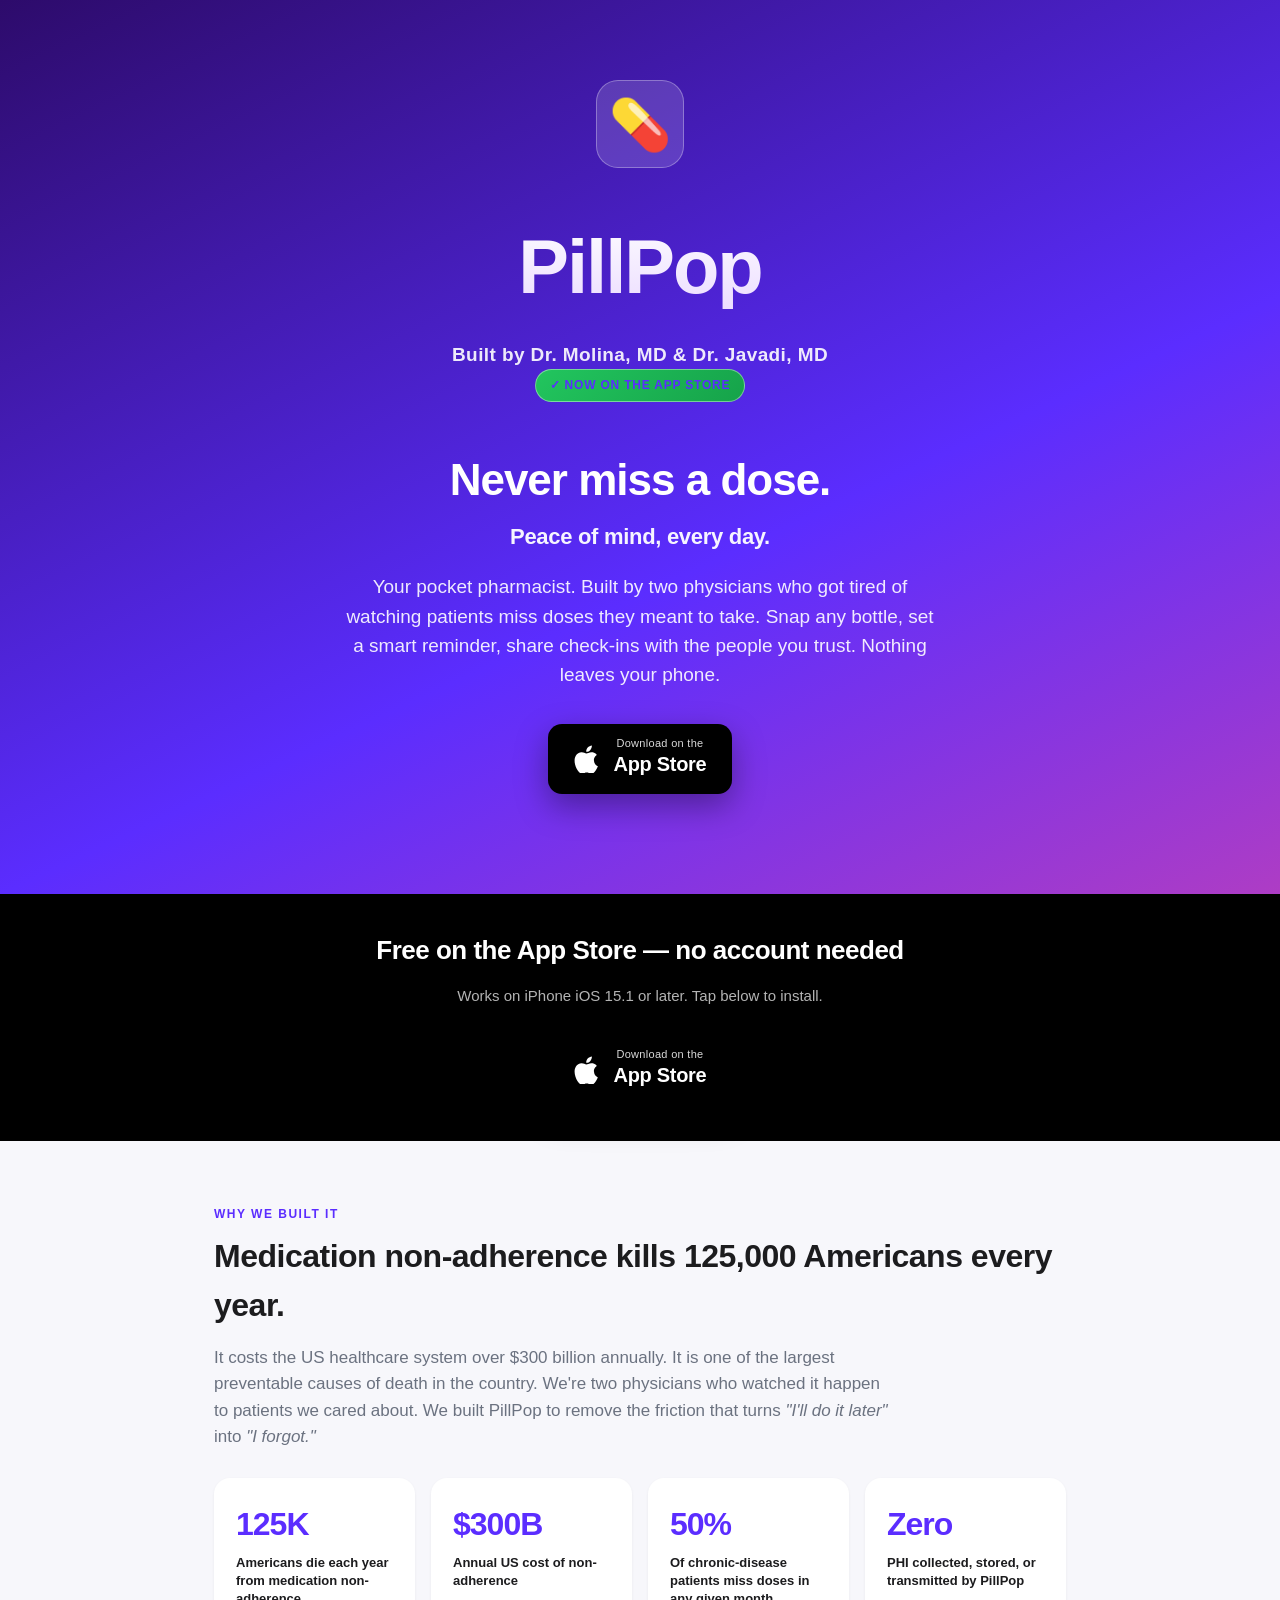
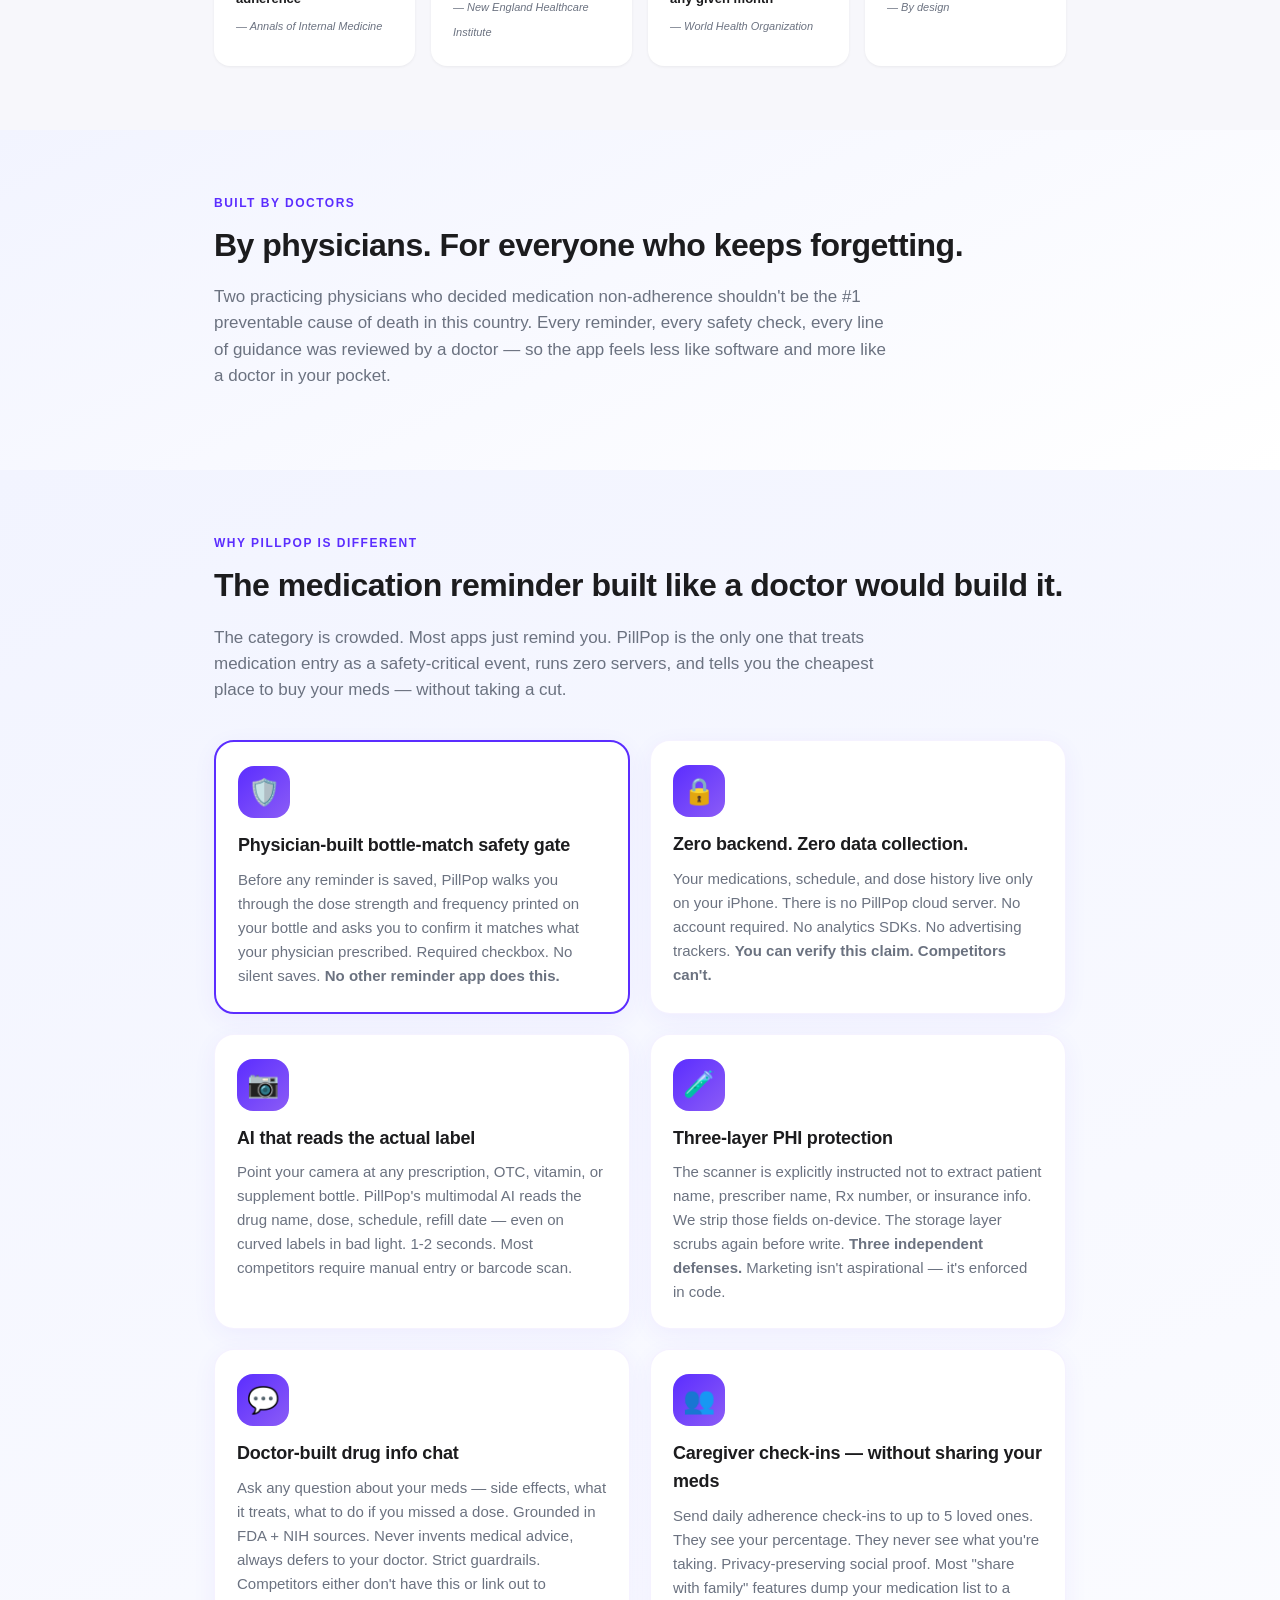
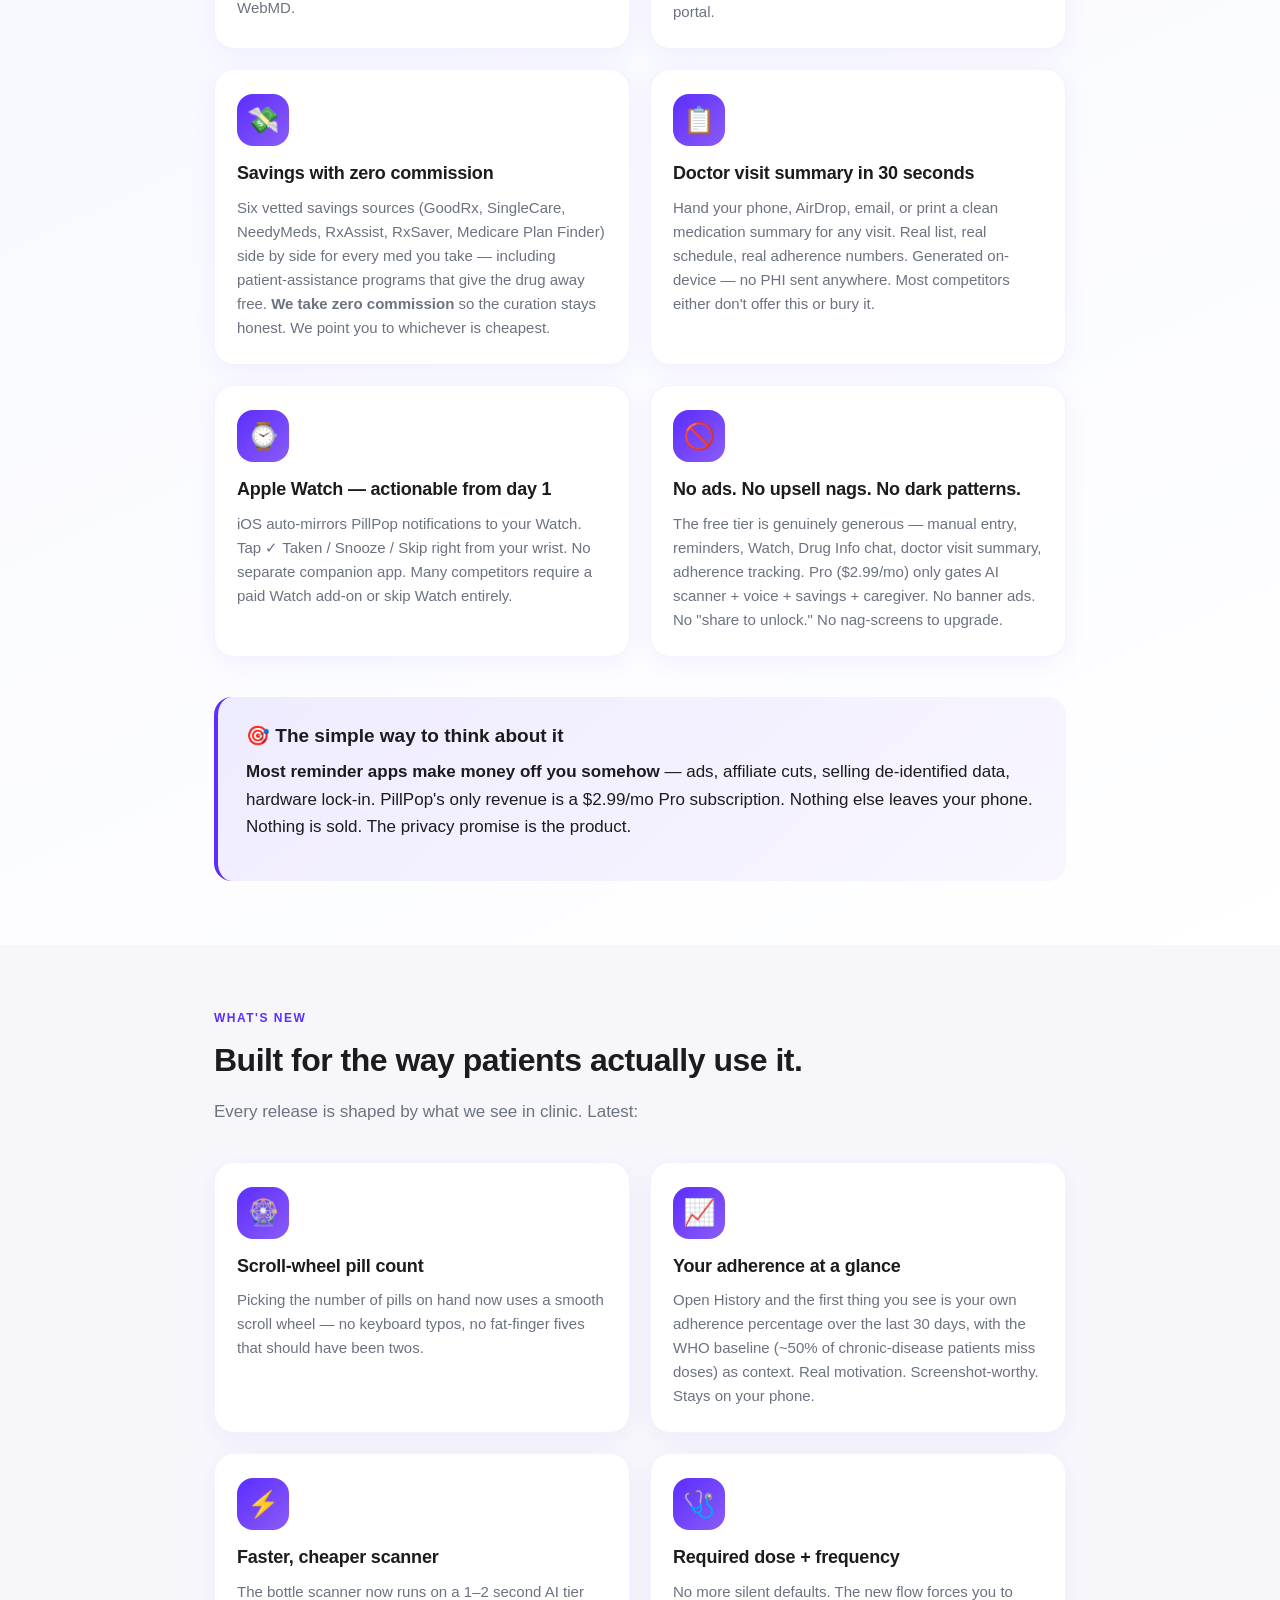
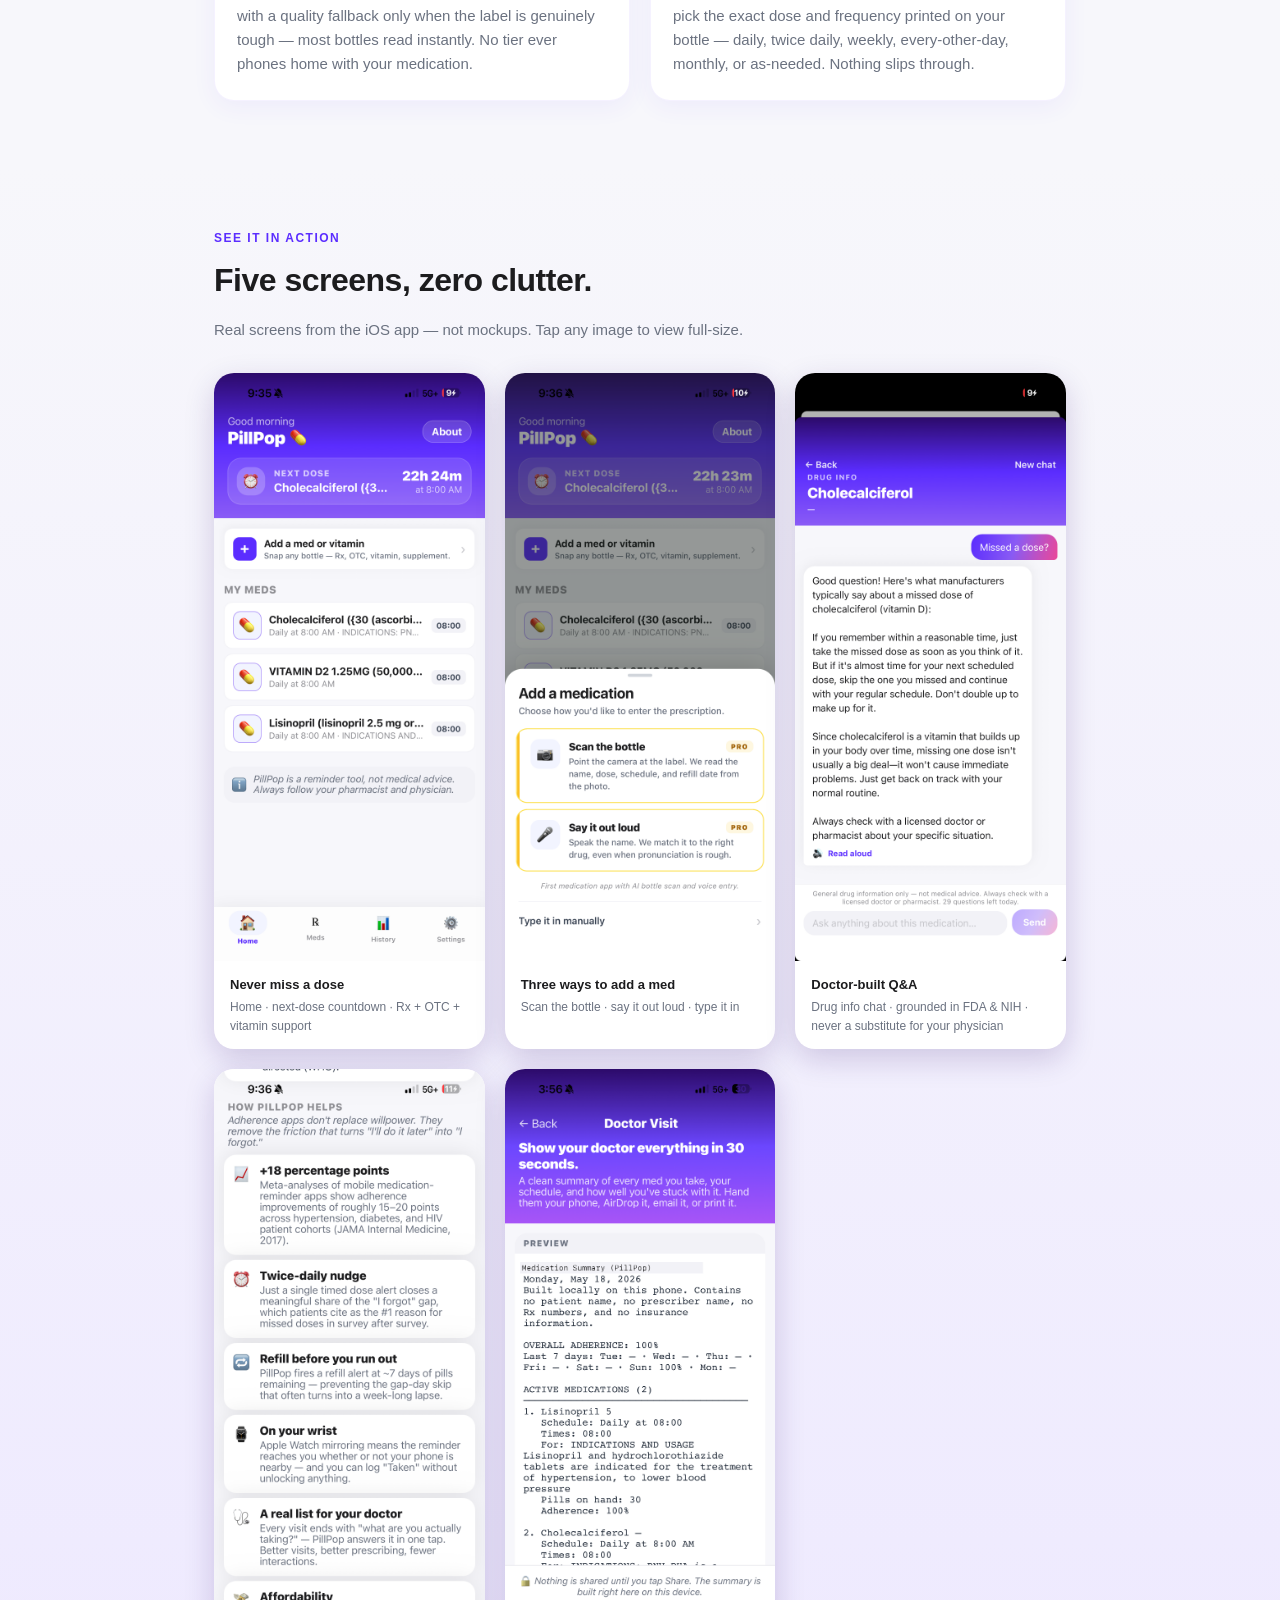
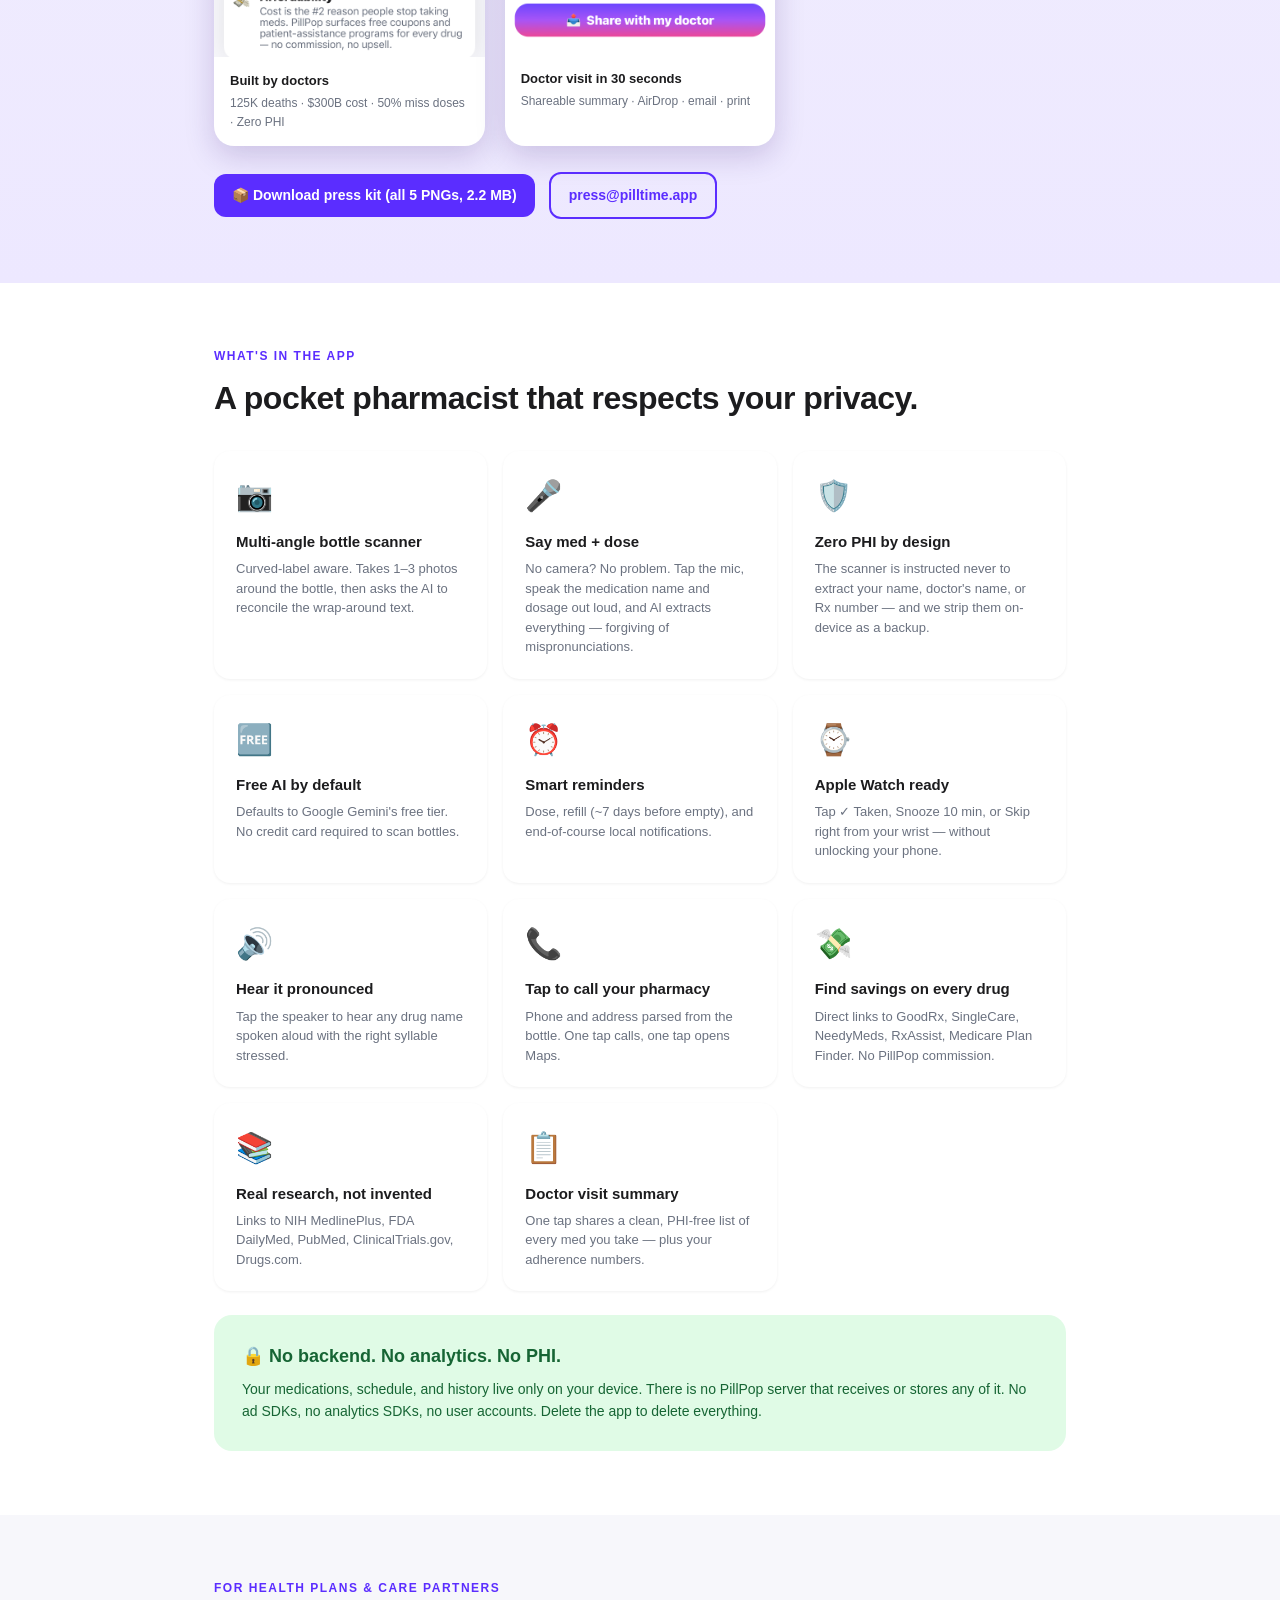
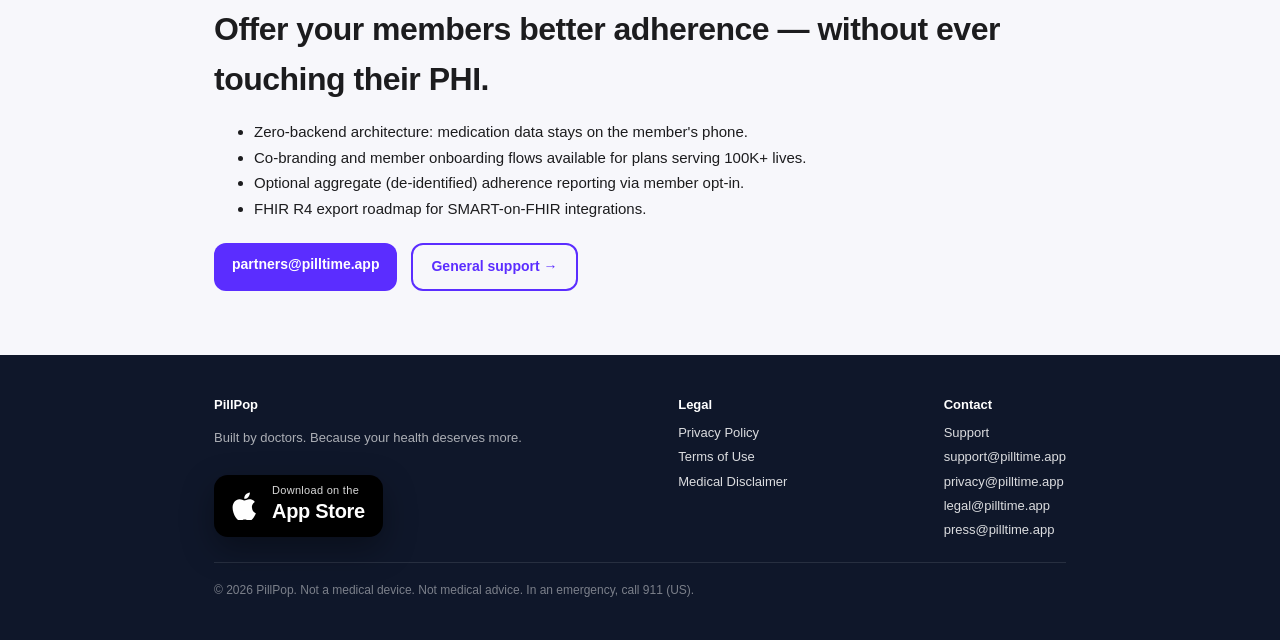
<file: index.html>
<!DOCTYPE html>
<html lang="en">
<head>
  <meta charset="UTF-8" />
  <meta name="viewport" content="width=device-width, initial-scale=1.0" />
  <title>PillPop — Never miss a dose. Peace of mind, every day.</title>
  <meta name="description" content="PillPop is a privacy-first medication reminder built by two physicians. Scan any bottle, get smart reminders, share check-ins with loved ones — all 100% private. Nothing leaves your phone." />
  <meta property="og:title" content="PillPop — your pocket pharmacist" />
  <meta property="og:description" content="Never miss a dose. Peace of mind, every day. Built by doctors. 100% private." />
  <meta property="og:type" content="website" />
  <meta property="og:url" content="https://pilltimeapp.com" />
  <link rel="canonical" href="https://pilltimeapp.com/" />
  <style>
    :root {
      --primary: #5B2DFF;
      --primary-dark: #2d0b6b;
      --primary-soft: #8B5CF6;
      --pink: #ec4899;
      --ink: #1c1c1e;
      --ink-soft: #6b7280;
      --bg: #f7f7fb;
      --card: #ffffff;
    }
    * { box-sizing: border-box; }
    html, body { margin: 0; padding: 0; }
    body {
      font-family: -apple-system, BlinkMacSystemFont, "Segoe UI", Roboto, "Helvetica Neue", Arial, sans-serif;
      color: var(--ink);
      background: var(--bg);
      line-height: 1.55;
      -webkit-font-smoothing: antialiased;
    }
    a { color: var(--primary); text-decoration: none; }
    a:hover { text-decoration: underline; }
    .container { max-width: 900px; margin: 0 auto; padding: 0 24px; }

    .hero {
      background: linear-gradient(155deg, var(--primary-dark) 0%, var(--primary) 60%, var(--pink) 130%);
      color: white;
      padding: 80px 0 100px;
      text-align: center;
    }
    .badge {
      display: inline-block;
      padding: 6px 14px;
      background: rgba(255,255,255,0.18);
      border: 1px solid rgba(255,255,255,0.3);
      border-radius: 999px;
      font-size: 12px;
      font-weight: 700;
      letter-spacing: 0.8px;
      text-transform: uppercase;
      margin-bottom: 22px;
    }
    .hero h1.brand-wordmark {
      font-size: 76px;
      font-weight: 900;
      margin: 14px 0 10px;
      letter-spacing: -2px;
      background: linear-gradient(180deg, #ffffff 0%, #e9d8ff 100%);
      -webkit-background-clip: text;
      background-clip: text;
      -webkit-text-fill-color: transparent;
    }
    .hero h2.hero-headline {
      font-size: 44px;
      font-weight: 900;
      margin: 22px 0 6px;
      letter-spacing: -1px;
      color: white;
    }
    .founder-credit {
      font-size: 15px;
      font-weight: 700;
      color: rgba(255,255,255,0.92);
      letter-spacing: 0.4px;
      margin: 0 0 16px;
      text-transform: none;
    }
    .badge-live {
      background: linear-gradient(135deg, #22c55e, #16a34a) !important;
      border: 1px solid rgba(255,255,255,0.4) !important;
      text-decoration: none !important;
      transition: transform 0.15s ease;
      cursor: pointer;
    }
    .badge-live:hover {
      transform: translateY(-1px);
      text-decoration: none !important;
    }
    /* Big "Download on the App Store" black pill — Apple-style CTA. */
    .appstore-btn {
      display: inline-flex; align-items: center; gap: 12px;
      background: #000; color: #fff !important;
      padding: 14px 26px; border-radius: 14px;
      text-decoration: none !important;
      font-weight: 700; font-size: 18px;
      box-shadow: 0 12px 32px rgba(0,0,0,0.35);
      transition: transform 0.15s ease, box-shadow 0.15s ease;
      margin-top: 6px;
    }
    .appstore-btn:hover { transform: translateY(-2px); box-shadow: 0 18px 40px rgba(0,0,0,0.45); }
    .appstore-btn svg { width: 28px; height: 28px; fill: #fff; flex-shrink: 0; }
    .appstore-btn .as-small { font-size: 11px; font-weight: 500; opacity: 0.85; display: block; line-height: 1; margin-bottom: 3px; letter-spacing: 0.3px; }
    .appstore-btn .as-big { font-size: 20px; font-weight: 700; line-height: 1; letter-spacing: -0.3px; }
    .appstore-row { display: flex; flex-wrap: wrap; gap: 14px; justify-content: center; margin-top: 28px; }
    .appstore-stripe {
      background: #000; color: #fff; padding: 36px 0; text-align: center;
    }
    .appstore-stripe h3 { color: #fff; margin: 0 0 14px; font-size: 26px; letter-spacing: -0.5px; }
    .appstore-stripe p { color: rgba(255,255,255,0.7); margin: 0 0 22px; font-size: 15px; }
    .pill-icon {
      display: inline-block;
      width: 88px; height: 88px;
      background: rgba(255,255,255,0.15);
      border: 1px solid rgba(255,255,255,0.3);
      border-radius: 22px;
      line-height: 88px;
      font-size: 50px;
      margin-bottom: 26px;
    }
    .hero p {
      font-size: 19px;
      max-width: 600px;
      margin: 14px auto 0;
      color: rgba(255,255,255,0.9);
    }
    .founders-section {
      background: linear-gradient(155deg, #f2f4ff 0%, #ffffff 100%);
    }
    .founders-grid {
      display: grid;
      grid-template-columns: repeat(2, 1fr);
      gap: 28px;
      margin-top: 36px;
    }
    @media (max-width: 720px) {
      .founders-grid { grid-template-columns: 1fr; }
    }
    .founder-card {
      background: var(--card);
      border-radius: 24px;
      padding: 28px 24px;
      box-shadow: 0 8px 32px rgba(91, 45, 255, 0.08);
      border: 1px solid rgba(91, 45, 255, 0.08);
    }
    .founder-bubble {
      width: 84px; height: 84px;
      background: linear-gradient(135deg, var(--primary-dark), var(--primary), var(--primary-soft));
      border-radius: 26px;
      padding: 3px;
      margin: 0 0 16px;
    }
    .founder-bubble div {
      background: white; border-radius: 23px;
      width: 100%; height: 100%;
      display: flex; align-items: center; justify-content: center;
      font-size: 36px;
    }
    .founder-name {
      font-size: 22px;
      font-weight: 900;
      margin: 0 0 4px;
      color: var(--ink);
      letter-spacing: -0.3px;
    }
    .founder-credentials {
      display: inline-block;
      font-size: 11px;
      font-weight: 800;
      letter-spacing: 1.2px;
      color: var(--primary);
      background: rgba(91, 45, 255, 0.08);
      padding: 3px 8px;
      border-radius: 6px;
      margin-bottom: 14px;
    }
    .founder-bio {
      font-size: 15.5px;
      color: var(--ink-soft);
      line-height: 1.65;
      margin: 0;
    }
    .hero-tag {
      font-size: 22px !important;
      font-weight: 800 !important;
      color: rgba(255, 255, 255, 0.95) !important;
      margin: 6px auto 18px !important;
      letter-spacing: -0.3px;
    }
    .features-grid {
      display: grid;
      grid-template-columns: repeat(2, 1fr);
      gap: 20px;
      margin-top: 36px;
    }
    @media (max-width: 720px) {
      .features-grid { grid-template-columns: 1fr; }
    }
    .feature-card {
      background: var(--card);
      border-radius: 20px;
      padding: 24px 22px;
      box-shadow: 0 6px 24px rgba(91, 45, 255, 0.06);
      border: 1px solid rgba(91, 45, 255, 0.06);
    }
    .feature-icon {
      width: 52px; height: 52px;
      border-radius: 16px;
      display: flex; align-items: center; justify-content: center;
      font-size: 26px;
      margin-bottom: 14px;
      color: white;
    }
    .feature-card h3 {
      font-size: 18px;
      font-weight: 800;
      margin: 0 0 8px;
      color: var(--ink);
      letter-spacing: -0.2px;
    }
    .feature-card p {
      font-size: 15px;
      line-height: 1.6;
      color: var(--ink-soft);
      margin: 0;
    }
    .comparison-callout {
      margin-top: 40px;
      padding: 24px 28px;
      background: linear-gradient(135deg, rgba(91,45,255,0.08), rgba(139,92,246,0.05));
      border-left: 4px solid var(--primary);
      border-radius: 18px;
    }
    .comparison-callout h3 {
      font-size: 19px;
      font-weight: 800;
      margin: 0 0 4px;
      color: var(--ink);
    }

    section { padding: 64px 0; }
    section h2 {
      font-size: 32px;
      font-weight: 800;
      margin: 0 0 12px;
      letter-spacing: -0.5px;
    }
    section .kicker {
      font-size: 12px;
      font-weight: 800;
      color: var(--primary);
      letter-spacing: 1.5px;
      text-transform: uppercase;
      margin-bottom: 8px;
    }

    .features {
      display: grid;
      grid-template-columns: repeat(auto-fit, minmax(260px, 1fr));
      gap: 16px;
      margin-top: 28px;
    }
    .feature {
      background: var(--card);
      border-radius: 16px;
      padding: 22px;
      box-shadow: 0 1px 3px rgba(0,0,0,0.06);
    }
    .feature .emoji { font-size: 30px; display: block; margin-bottom: 10px; }
    .feature h3 { font-size: 15px; margin: 0 0 6px; font-weight: 800; }
    .feature p { font-size: 13px; color: var(--ink-soft); margin: 0; line-height: 1.5; }

    .stats {
      display: grid;
      grid-template-columns: repeat(auto-fit, minmax(180px, 1fr));
      gap: 16px;
      margin-top: 28px;
    }
    .stat {
      background: var(--card);
      border-radius: 16px;
      padding: 22px;
      box-shadow: 0 1px 3px rgba(0,0,0,0.06);
    }
    .stat .num {
      font-size: 32px;
      font-weight: 900;
      color: var(--primary);
      letter-spacing: -1px;
      display: block;
    }
    .stat p { font-size: 13px; color: var(--ink); margin: 4px 0 4px; font-weight: 600; line-height: 1.4; }
    .stat small { font-size: 11px; color: var(--ink-soft); font-style: italic; }

    .privacy-block {
      background: #e0fbe6;
      border-radius: 18px;
      padding: 28px;
      margin-top: 24px;
    }
    .privacy-block h3 { margin: 0 0 8px; color: #166534; font-size: 18px; }
    .privacy-block p { margin: 0; color: #166534; font-size: 14px; }

    .links {
      display: flex;
      gap: 14px;
      flex-wrap: wrap;
      margin-top: 22px;
    }
    .links a {
      background: var(--primary);
      color: white;
      padding: 11px 18px;
      border-radius: 12px;
      font-weight: 700;
      font-size: 14px;
    }
    .links a:hover { text-decoration: none; opacity: 0.92; }
    .links a.secondary {
      background: transparent;
      color: var(--primary);
      border: 2px solid var(--primary);
    }

    /* App preview gallery */
    .preview-section { background: linear-gradient(180deg, #f7f7fb 0%, #ede8ff 100%); }
    .gallery {
      display: grid;
      grid-template-columns: repeat(auto-fit, minmax(220px, 1fr));
      gap: 20px;
      margin-top: 32px;
    }
    .shot {
      background: white;
      border-radius: 20px;
      overflow: hidden;
      box-shadow: 0 10px 30px rgba(45, 11, 107, 0.18);
      transition: transform 0.18s ease, box-shadow 0.18s ease;
    }
    .shot:hover { transform: translateY(-4px); box-shadow: 0 16px 40px rgba(45, 11, 107, 0.28); }
    .shot img { width: 100%; display: block; }
    .shot .caption { padding: 14px 16px; font-size: 13px; font-weight: 700; color: var(--ink); }
    .shot .caption small { display: block; font-weight: 500; color: var(--ink-soft); margin-top: 3px; font-size: 12px; }
    .press-row {
      display: flex; gap: 14px; flex-wrap: wrap; margin-top: 26px; align-items: center;
    }
    .press-row a {
      background: var(--primary); color: white; padding: 11px 18px; border-radius: 12px;
      font-weight: 700; font-size: 14px;
    }
    .press-row a:hover { text-decoration: none; opacity: 0.92; }

    footer {
      background: #0f172a;
      color: rgba(255,255,255,0.65);
      padding: 40px 0;
      font-size: 13px;
    }
    footer a { color: rgba(255,255,255,0.85); }
    footer .row { display: flex; justify-content: space-between; flex-wrap: wrap; gap: 20px; }
    footer .legal-row {
      margin-top: 18px; padding-top: 18px;
      border-top: 1px solid rgba(255,255,255,0.1);
      font-size: 12px;
      color: rgba(255,255,255,0.45);
    }
    footer h4 { color: white; font-size: 13px; margin: 0 0 8px; }
    footer ul { list-style: none; padding: 0; margin: 0; }
    footer ul li { margin: 4px 0; }
  </style>
</head>
<body>

  <div class="hero">
    <div class="container">
      <span class="pill-icon">💊</span>
      <h1 class="brand-wordmark">PillPop</h1>
      <p class="founder-credit">Built by Dr. Molina, MD &amp; Dr. Javadi, MD</p>
      <a class="badge badge-live" href="https://apps.apple.com/us/app/pillpop-health/id6770281616" target="_blank" rel="noopener">
        ✓ Now on the App Store
      </a>
      <h2 class="hero-headline">Never miss a dose.</h2>
      <p class="hero-tag">Peace of mind, every day.</p>
      <p>Your pocket pharmacist. Built by two physicians who got tired of watching patients miss doses they meant to take. Snap any bottle, set a smart reminder, share check-ins with the people you trust. Nothing leaves your phone.</p>

      <div class="appstore-row">
        <a class="appstore-btn" href="https://apps.apple.com/us/app/pillpop-health/id6770281616" target="_blank" rel="noopener" aria-label="Download PillPop on the App Store">
          <svg viewBox="0 0 24 24" aria-hidden="true"><path d="M17.05 13.18c-.03-3.06 2.5-4.53 2.61-4.6-1.42-2.08-3.64-2.36-4.43-2.39-1.89-.19-3.69 1.11-4.65 1.11-.97 0-2.44-1.08-4.01-1.05-2.07.03-3.97 1.2-5.04 3.05-2.15 3.73-.55 9.24 1.55 12.27 1.03 1.48 2.25 3.14 3.86 3.08 1.55-.06 2.13-1 4.01-1 1.87 0 2.4 1 4.04.97 1.67-.03 2.72-1.5 3.74-2.99 1.18-1.72 1.66-3.39 1.69-3.47-.04-.02-3.24-1.24-3.27-4.92zM14.04 4.18C14.88 3.17 15.45 1.77 15.29.37c-1.2.05-2.66.8-3.53 1.81-.77.89-1.45 2.32-1.27 3.69 1.34.1 2.71-.68 3.55-1.69z"/></svg>
          <span>
            <span class="as-small">Download on the</span>
            <span class="as-big">App Store</span>
          </span>
        </a>
      </div>
    </div>
  </div>

  <!-- Black "Get it on the App Store" stripe right under the hero so the
       link is impossible to miss when scrolling past the headline. -->
  <div class="appstore-stripe">
    <div class="container">
      <h3>Free on the App Store — no account needed</h3>
      <p>Works on iPhone iOS 15.1 or later. Tap below to install.</p>
      <a class="appstore-btn" href="https://apps.apple.com/us/app/pillpop-health/id6770281616" target="_blank" rel="noopener" aria-label="Download PillPop on the App Store">
        <svg viewBox="0 0 24 24" aria-hidden="true"><path d="M17.05 13.18c-.03-3.06 2.5-4.53 2.61-4.6-1.42-2.08-3.64-2.36-4.43-2.39-1.89-.19-3.69 1.11-4.65 1.11-.97 0-2.44-1.08-4.01-1.05-2.07.03-3.97 1.2-5.04 3.05-2.15 3.73-.55 9.24 1.55 12.27 1.03 1.48 2.25 3.14 3.86 3.08 1.55-.06 2.13-1 4.01-1 1.87 0 2.4 1 4.04.97 1.67-.03 2.72-1.5 3.74-2.99 1.18-1.72 1.66-3.39 1.69-3.47-.04-.02-3.24-1.24-3.27-4.92zM14.04 4.18C14.88 3.17 15.45 1.77 15.29.37c-1.2.05-2.66.8-3.53 1.81-.77.89-1.45 2.32-1.27 3.69 1.34.1 2.71-.68 3.55-1.69z"/></svg>
        <span>
          <span class="as-small">Download on the</span>
          <span class="as-big">App Store</span>
        </span>
      </a>
    </div>
  </div>

  <section style="background: var(--bg);">
    <div class="container">
      <div class="kicker">Why we built it</div>
      <h2>Medication non-adherence kills 125,000 Americans every year.</h2>
      <p style="font-size:17px; max-width:680px; color:var(--ink-soft); margin-top:14px;">
        It costs the US healthcare system over $300 billion annually. It is one of the largest preventable causes of death in the country. We're two physicians who watched it happen to patients we cared about. We built PillPop to remove the friction that turns <em>"I'll do it later"</em> into <em>"I forgot."</em>
      </p>

      <div class="stats">
        <div class="stat">
          <span class="num">125K</span>
          <p>Americans die each year from medication non-adherence</p>
          <small>— Annals of Internal Medicine</small>
        </div>
        <div class="stat">
          <span class="num">$300B</span>
          <p>Annual US cost of non-adherence</p>
          <small>— New England Healthcare Institute</small>
        </div>
        <div class="stat">
          <span class="num">50%</span>
          <p>Of chronic-disease patients miss doses in any given month</p>
          <small>— World Health Organization</small>
        </div>
        <div class="stat">
          <span class="num">Zero</span>
          <p>PHI collected, stored, or transmitted by PillPop</p>
          <small>— By design</small>
        </div>
      </div>
    </div>
  </section>

  <section class="founders-section">
    <div class="container">
      <div class="kicker">Built by doctors</div>
      <h2>By physicians. For everyone who keeps forgetting.</h2>
      <p style="font-size:17px; color:var(--ink-soft); max-width:680px; margin-top:14px;">
        Two practicing physicians who decided medication non-adherence shouldn't be the #1 preventable cause of death in this country. Every reminder, every safety check, every line of guidance was reviewed by a doctor — so the app feels less like software and more like a doctor in your pocket.
      </p>
    </div>
  </section>

  <section style="background: linear-gradient(155deg, #f2f4ff 0%, #ffffff 100%);">
    <div class="container">
      <div class="kicker">Why PillPop is different</div>
      <h2>The medication reminder built like a doctor would build it.</h2>
      <p style="font-size:17px; color:var(--ink-soft); max-width:680px; margin-top:14px;">
        The category is crowded. Most apps just remind you. PillPop is the only one that treats medication entry as a safety-critical event, runs zero servers, and tells you the cheapest place to buy your meds — without taking a cut.
      </p>

      <div class="features-grid">
        <div class="feature-card" style="border: 2px solid var(--primary);">
          <div class="feature-icon" style="background: linear-gradient(135deg, #5B2DFF, #8B5CF6);">🛡️</div>
          <h3>Physician-built bottle-match safety gate</h3>
          <p>Before any reminder is saved, PillPop walks you through the dose strength and frequency printed on your bottle and asks you to confirm it matches what your physician prescribed. Required checkbox. No silent saves. <strong>No other reminder app does this.</strong></p>
        </div>

        <div class="feature-card">
          <div class="feature-icon" style="background: linear-gradient(135deg, #5B2DFF, #8B5CF6);">🔒</div>
          <h3>Zero backend. Zero data collection.</h3>
          <p>Your medications, schedule, and dose history live only on your iPhone. There is no PillPop cloud server. No account required. No analytics SDKs. No advertising trackers. <strong>You can verify this claim. Competitors can't.</strong></p>
        </div>

        <div class="feature-card">
          <div class="feature-icon" style="background: linear-gradient(135deg, #5B2DFF, #8B5CF6);">📷</div>
          <h3>AI that reads the actual label</h3>
          <p>Point your camera at any prescription, OTC, vitamin, or supplement bottle. PillPop's multimodal AI reads the drug name, dose, schedule, refill date — even on curved labels in bad light. 1-2 seconds. Most competitors require manual entry or barcode scan.</p>
        </div>

        <div class="feature-card">
          <div class="feature-icon" style="background: linear-gradient(135deg, #5B2DFF, #8B5CF6);">🧪</div>
          <h3>Three-layer PHI protection</h3>
          <p>The scanner is explicitly instructed not to extract patient name, prescriber name, Rx number, or insurance info. We strip those fields on-device. The storage layer scrubs again before write. <strong>Three independent defenses.</strong> Marketing isn't aspirational — it's enforced in code.</p>
        </div>

        <div class="feature-card">
          <div class="feature-icon" style="background: linear-gradient(135deg, #5B2DFF, #8B5CF6);">💬</div>
          <h3>Doctor-built drug info chat</h3>
          <p>Ask any question about your meds — side effects, what it treats, what to do if you missed a dose. Grounded in FDA + NIH sources. Never invents medical advice, always defers to your doctor. Strict guardrails. Competitors either don't have this or link out to WebMD.</p>
        </div>

        <div class="feature-card">
          <div class="feature-icon" style="background: linear-gradient(135deg, #5B2DFF, #8B5CF6);">👥</div>
          <h3>Caregiver check-ins — without sharing your meds</h3>
          <p>Send daily adherence check-ins to up to 5 loved ones. They see your percentage. They never see what you're taking. Privacy-preserving social proof. Most "share with family" features dump your medication list to a portal.</p>
        </div>

        <div class="feature-card">
          <div class="feature-icon" style="background: linear-gradient(135deg, #5B2DFF, #8B5CF6);">💸</div>
          <h3>Savings with zero commission</h3>
          <p>Six vetted savings sources (GoodRx, SingleCare, NeedyMeds, RxAssist, RxSaver, Medicare Plan Finder) side by side for every med you take — including patient-assistance programs that give the drug away free. <strong>We take zero commission</strong> so the curation stays honest. We point you to whichever is cheapest.</p>
        </div>

        <div class="feature-card">
          <div class="feature-icon" style="background: linear-gradient(135deg, #5B2DFF, #8B5CF6);">📋</div>
          <h3>Doctor visit summary in 30 seconds</h3>
          <p>Hand your phone, AirDrop, email, or print a clean medication summary for any visit. Real list, real schedule, real adherence numbers. Generated on-device — no PHI sent anywhere. Most competitors either don't offer this or bury it.</p>
        </div>

        <div class="feature-card">
          <div class="feature-icon" style="background: linear-gradient(135deg, #5B2DFF, #8B5CF6);">⌚</div>
          <h3>Apple Watch — actionable from day 1</h3>
          <p>iOS auto-mirrors PillPop notifications to your Watch. Tap ✓ Taken / Snooze / Skip right from your wrist. No separate companion app. Many competitors require a paid Watch add-on or skip Watch entirely.</p>
        </div>

        <div class="feature-card">
          <div class="feature-icon" style="background: linear-gradient(135deg, #5B2DFF, #8B5CF6);">🚫</div>
          <h3>No ads. No upsell nags. No dark patterns.</h3>
          <p>The free tier is genuinely generous — manual entry, reminders, Watch, Drug Info chat, doctor visit summary, adherence tracking. Pro ($2.99/mo) only gates AI scanner + voice + savings + caregiver. No banner ads. No "share to unlock." No nag-screens to upgrade.</p>
        </div>
      </div>

      <div class="comparison-callout">
        <h3>🎯 The simple way to think about it</h3>
        <p style="font-size:17px; line-height:1.6; color:var(--ink); margin-top:8px;">
          <strong>Most reminder apps make money off you somehow</strong> — ads, affiliate cuts, selling de-identified data, hardware lock-in. PillPop's only revenue is a $2.99/mo Pro subscription. Nothing else leaves your phone. Nothing is sold. The privacy promise is the product.
        </p>
      </div>
    </div>
  </section>

  <section style="background: var(--bg);">
    <div class="container">
      <div class="kicker">What's new</div>
      <h2>Built for the way patients actually use it.</h2>
      <p style="font-size:17px; color:var(--ink-soft); max-width:680px; margin-top:14px;">
        Every release is shaped by what we see in clinic. Latest:
      </p>

      <div class="features-grid">
        <div class="feature-card">
          <div class="feature-icon" style="background: linear-gradient(135deg, #5B2DFF, #8B5CF6);">🎡</div>
          <h3>Scroll-wheel pill count</h3>
          <p>Picking the number of pills on hand now uses a smooth scroll wheel — no keyboard typos, no fat-finger fives that should have been twos.</p>
        </div>

        <div class="feature-card">
          <div class="feature-icon" style="background: linear-gradient(135deg, #5B2DFF, #8B5CF6);">📈</div>
          <h3>Your adherence at a glance</h3>
          <p>Open History and the first thing you see is your own adherence percentage over the last 30 days, with the WHO baseline (~50% of chronic-disease patients miss doses) as context. Real motivation. Screenshot-worthy. Stays on your phone.</p>
        </div>

        <div class="feature-card">
          <div class="feature-icon" style="background: linear-gradient(135deg, #5B2DFF, #8B5CF6);">⚡</div>
          <h3>Faster, cheaper scanner</h3>
          <p>The bottle scanner now runs on a 1–2 second AI tier with a quality fallback only when the label is genuinely tough — most bottles read instantly. No tier ever phones home with your medication.</p>
        </div>

        <div class="feature-card">
          <div class="feature-icon" style="background: linear-gradient(135deg, #5B2DFF, #8B5CF6);">🩺</div>
          <h3>Required dose + frequency</h3>
          <p>No more silent defaults. The new flow forces you to pick the exact dose and frequency printed on your bottle — daily, twice daily, weekly, every-other-day, monthly, or as-needed. Nothing slips through.</p>
        </div>
      </div>
    </div>
  </section>

  <section class="preview-section">
    <div class="container">
      <div class="kicker">See it in action</div>
      <h2>Five screens, zero clutter.</h2>
      <p style="font-size:15px; color:var(--ink-soft); max-width:680px; margin-top:8px;">
        Real screens from the iOS app — not mockups. Tap any image to view full-size.
      </p>

      <div class="gallery">
        <a class="shot" href="screenshots/01-home.png" target="_blank" rel="noopener">
          <img src="screenshots/01-home.png" alt="PillPop Home — Never miss a dose" />
          <div class="caption">Never miss a dose<small>Home · next-dose countdown · Rx + OTC + vitamin support</small></div>
        </a>
        <a class="shot" href="screenshots/02-scan.png" target="_blank" rel="noopener">
          <img src="screenshots/02-scan.png" alt="PillPop — three ways to add a med" />
          <div class="caption">Three ways to add a med<small>Scan the bottle · say it out loud · type it in</small></div>
        </a>
        <a class="shot" href="screenshots/03-info.png" target="_blank" rel="noopener">
          <img src="screenshots/03-info.png" alt="PillPop Drug Info — Doctor-built AI Q&amp;A" />
          <div class="caption">Doctor-built Q&amp;A<small>Drug info chat · grounded in FDA &amp; NIH · never a substitute for your physician</small></div>
        </a>
        <a class="shot" href="screenshots/04-about.png" target="_blank" rel="noopener">
          <img src="screenshots/04-about.png" alt="PillPop About — Built by doctors" />
          <div class="caption">Built by doctors<small>125K deaths · $300B cost · 50% miss doses · Zero PHI</small></div>
        </a>
        <a class="shot" href="screenshots/05-doctor.png" target="_blank" rel="noopener">
          <img src="screenshots/05-doctor.png" alt="PillPop Doctor Visit — Hand your doctor your meds" />
          <div class="caption">Doctor visit in 30 seconds<small>Shareable summary · AirDrop · email · print</small></div>
        </a>
      </div>

      <div class="press-row">
        <a href="screenshots/PillPop-AppStore-Screenshots.zip" download>📦 Download press kit (all 5 PNGs, 2.2 MB)</a>
        <a href="mailto:press@pilltime.app" class="secondary" style="background:transparent;border:2px solid var(--primary);color:var(--primary);">press@pilltime.app</a>
      </div>
    </div>
  </section>

  <section style="background: white;">
    <div class="container">
      <div class="kicker">What's in the app</div>
      <h2>A pocket pharmacist that respects your privacy.</h2>

      <div class="features">
        <div class="feature">
          <span class="emoji">📷</span>
          <h3>Multi-angle bottle scanner</h3>
          <p>Curved-label aware. Takes 1–3 photos around the bottle, then asks the AI to reconcile the wrap-around text.</p>
        </div>
        <div class="feature">
          <span class="emoji">🎤</span>
          <h3>Say med + dose</h3>
          <p>No camera? No problem. Tap the mic, speak the medication name and dosage out loud, and AI extracts everything — forgiving of mispronunciations.</p>
        </div>
        <div class="feature">
          <span class="emoji">🛡️</span>
          <h3>Zero PHI by design</h3>
          <p>The scanner is instructed never to extract your name, doctor's name, or Rx number — and we strip them on-device as a backup.</p>
        </div>
        <div class="feature">
          <span class="emoji">🆓</span>
          <h3>Free AI by default</h3>
          <p>Defaults to Google Gemini's free tier. No credit card required to scan bottles.</p>
        </div>
        <div class="feature">
          <span class="emoji">⏰</span>
          <h3>Smart reminders</h3>
          <p>Dose, refill (~7 days before empty), and end-of-course local notifications.</p>
        </div>
        <div class="feature">
          <span class="emoji">⌚</span>
          <h3>Apple Watch ready</h3>
          <p>Tap ✓ Taken, Snooze 10 min, or Skip right from your wrist — without unlocking your phone.</p>
        </div>
        <div class="feature">
          <span class="emoji">🔊</span>
          <h3>Hear it pronounced</h3>
          <p>Tap the speaker to hear any drug name spoken aloud with the right syllable stressed.</p>
        </div>
        <div class="feature">
          <span class="emoji">📞</span>
          <h3>Tap to call your pharmacy</h3>
          <p>Phone and address parsed from the bottle. One tap calls, one tap opens Maps.</p>
        </div>
        <div class="feature">
          <span class="emoji">💸</span>
          <h3>Find savings on every drug</h3>
          <p>Direct links to GoodRx, SingleCare, NeedyMeds, RxAssist, Medicare Plan Finder. No PillPop commission.</p>
        </div>
        <div class="feature">
          <span class="emoji">📚</span>
          <h3>Real research, not invented</h3>
          <p>Links to NIH MedlinePlus, FDA DailyMed, PubMed, ClinicalTrials.gov, Drugs.com.</p>
        </div>
        <div class="feature">
          <span class="emoji">📋</span>
          <h3>Doctor visit summary</h3>
          <p>One tap shares a clean, PHI-free list of every med you take — plus your adherence numbers.</p>
        </div>
      </div>

      <div class="privacy-block">
        <h3>🔒 No backend. No analytics. No PHI.</h3>
        <p>Your medications, schedule, and history live only on your device. There is no PillPop server that receives or stores any of it. No ad SDKs, no analytics SDKs, no user accounts. Delete the app to delete everything.</p>
      </div>
    </div>
  </section>

  <section style="background: var(--bg);">
    <div class="container">
      <div class="kicker">For health plans &amp; care partners</div>
      <h2>Offer your members better adherence — without ever touching their PHI.</h2>
      <ul style="font-size:15px; color:var(--ink); line-height:1.7; max-width:680px;">
        <li>Zero-backend architecture: medication data stays on the member's phone.</li>
        <li>Co-branding and member onboarding flows available for plans serving 100K+ lives.</li>
        <li>Optional aggregate (de-identified) adherence reporting via member opt-in.</li>
        <li>FHIR R4 export roadmap for SMART-on-FHIR integrations.</li>
      </ul>
      <div class="links">
        <a href="mailto:partners@pilltime.app">partners@pilltime.app</a>
        <a href="support.html" class="secondary">General support →</a>
      </div>
    </div>
  </section>

  <footer>
    <div class="container">
      <div class="row">
        <div>
          <h4>PillPop</h4>
          <p>Built by doctors. Because your health deserves more.</p>
          <a class="appstore-btn" style="margin-top:14px; padding:10px 18px;" href="https://apps.apple.com/us/app/pillpop-health/id6770281616" target="_blank" rel="noopener" aria-label="Download PillPop on the App Store">
            <svg viewBox="0 0 24 24" aria-hidden="true"><path d="M17.05 13.18c-.03-3.06 2.5-4.53 2.61-4.6-1.42-2.08-3.64-2.36-4.43-2.39-1.89-.19-3.69 1.11-4.65 1.11-.97 0-2.44-1.08-4.01-1.05-2.07.03-3.97 1.2-5.04 3.05-2.15 3.73-.55 9.24 1.55 12.27 1.03 1.48 2.25 3.14 3.86 3.08 1.55-.06 2.13-1 4.01-1 1.87 0 2.4 1 4.04.97 1.67-.03 2.72-1.5 3.74-2.99 1.18-1.72 1.66-3.39 1.69-3.47-.04-.02-3.24-1.24-3.27-4.92zM14.04 4.18C14.88 3.17 15.45 1.77 15.29.37c-1.2.05-2.66.8-3.53 1.81-.77.89-1.45 2.32-1.27 3.69 1.34.1 2.71-.68 3.55-1.69z"/></svg>
            <span>
              <span class="as-small">Download on the</span>
              <span class="as-big">App Store</span>
            </span>
          </a>
        </div>
        <div>
          <h4>Legal</h4>
          <ul>
            <li><a href="privacy.html">Privacy Policy</a></li>
            <li><a href="terms.html">Terms of Use</a></li>
            <li><a href="disclaimer.html">Medical Disclaimer</a></li>
          </ul>
        </div>
        <div>
          <h4>Contact</h4>
          <ul>
            <li><a href="support.html">Support</a></li>
            <li><a href="mailto:support@pilltime.app">support@pilltime.app</a></li>
            <li><a href="mailto:privacy@pilltime.app">privacy@pilltime.app</a></li>
            <li><a href="mailto:legal@pilltime.app">legal@pilltime.app</a></li>
            <li><a href="mailto:press@pilltime.app">press@pilltime.app</a></li>
          </ul>
        </div>
      </div>
      <div class="legal-row">
        © 2026 PillPop. Not a medical device. Not medical advice. In an emergency, call 911 (US).
      </div>
    </div>
  </footer>

</body>
</html>
</file>
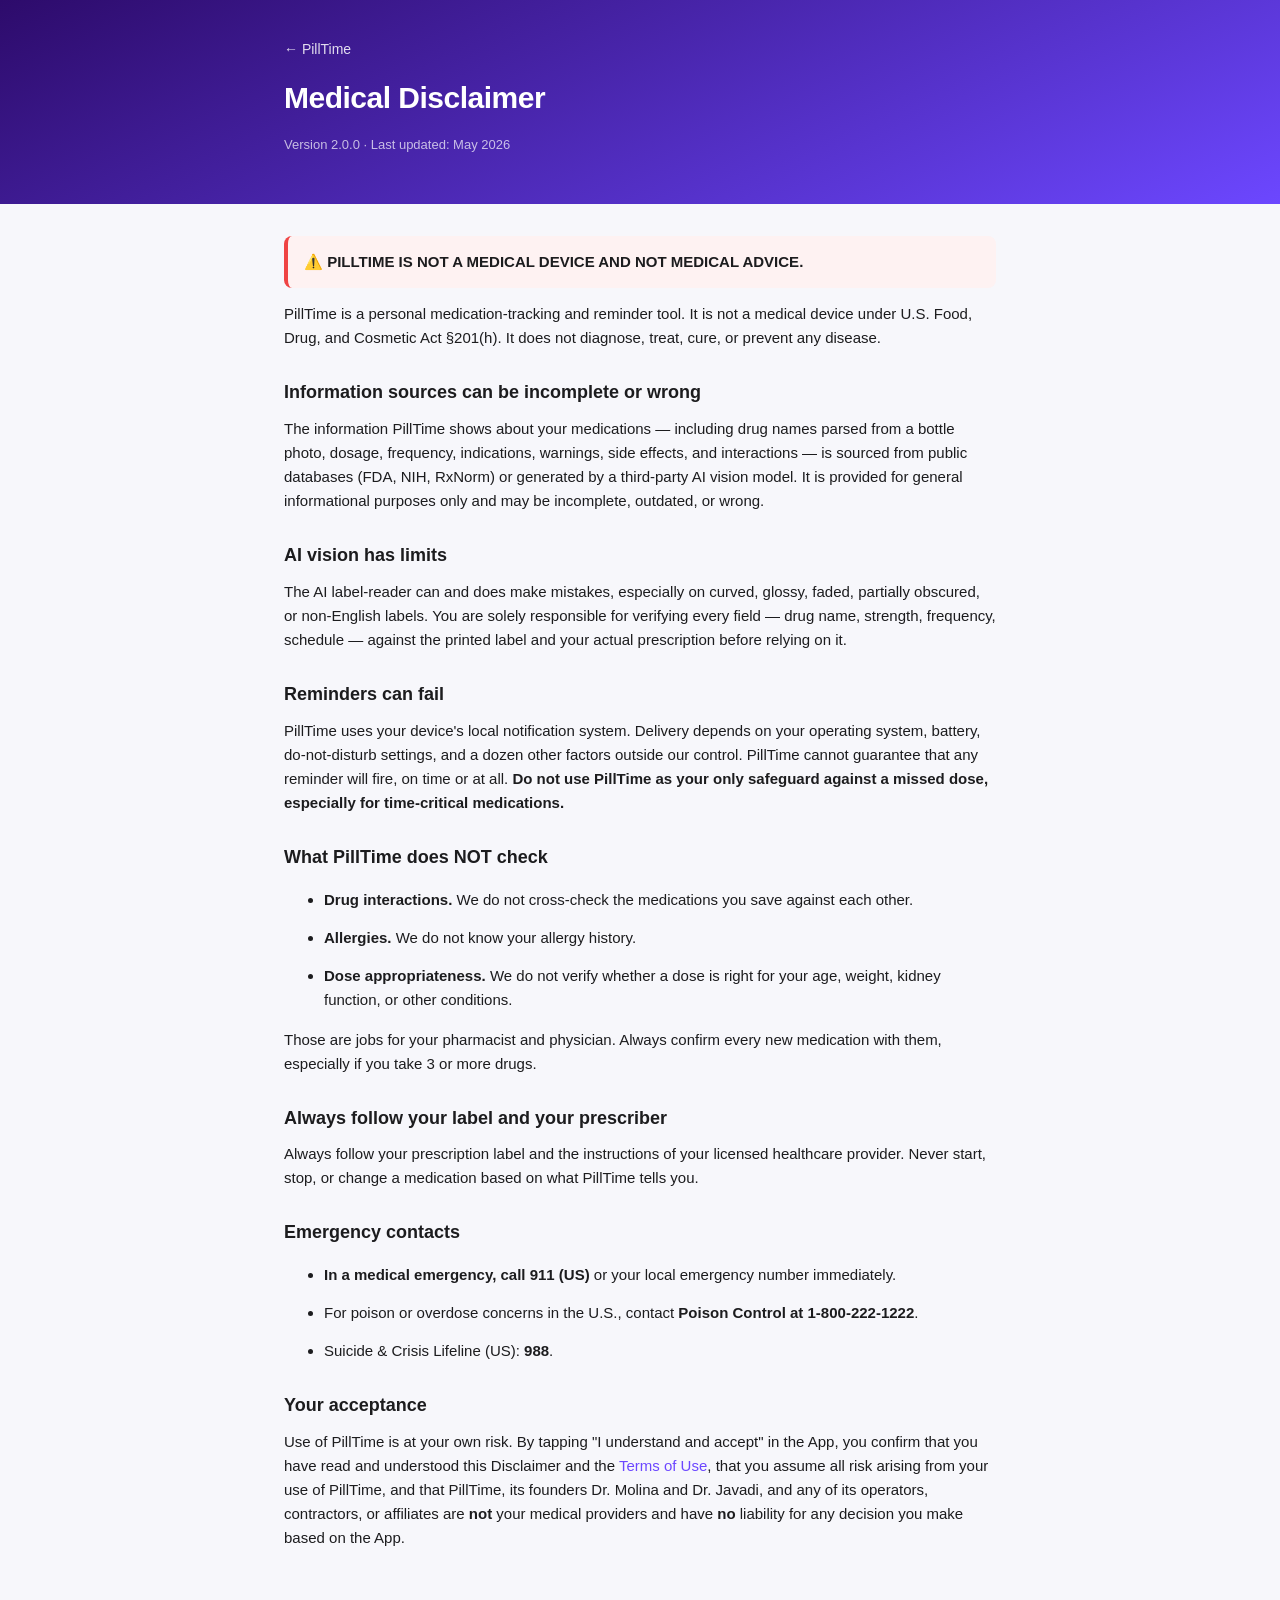
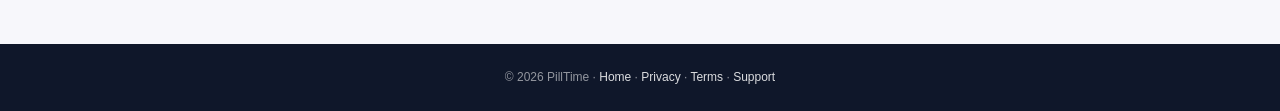
<file: disclaimer.html>
<!DOCTYPE html>
<html lang="en">
<head>
  <meta charset="UTF-8" />
  <meta name="viewport" content="width=device-width, initial-scale=1.0" />
  <title>Medical Disclaimer — PillTime</title>
  <meta name="description" content="PillTime is not a medical device and not medical advice. Always follow your prescription label." />
  <link rel="stylesheet" href="_styles.css" />
</head>
<body>
  <div class="hero">
    <div class="container">
      <a href="index.html" class="back">← PillTime</a>
      <h1>Medical Disclaimer</h1>
      <p class="meta">Version 2.0.0 · Last updated: May 2026</p>
    </div>
  </div>

  <article>
    <div class="container">

      <p style="background:#fef2f2; border-left:4px solid #ef4444; padding:14px 16px; border-radius:8px; font-weight:600;">⚠️ PILLTIME IS NOT A MEDICAL DEVICE AND NOT MEDICAL ADVICE.</p>

      <p>PillTime is a personal medication-tracking and reminder tool. It is not a medical device under U.S. Food, Drug, and Cosmetic Act §201(h). It does not diagnose, treat, cure, or prevent any disease.</p>

      <h2>Information sources can be incomplete or wrong</h2>
      <p>The information PillTime shows about your medications — including drug names parsed from a bottle photo, dosage, frequency, indications, warnings, side effects, and interactions — is sourced from public databases (FDA, NIH, RxNorm) or generated by a third-party AI vision model. It is provided for general informational purposes only and may be incomplete, outdated, or wrong.</p>

      <h2>AI vision has limits</h2>
      <p>The AI label-reader can and does make mistakes, especially on curved, glossy, faded, partially obscured, or non-English labels. You are solely responsible for verifying every field — drug name, strength, frequency, schedule — against the printed label and your actual prescription before relying on it.</p>

      <h2>Reminders can fail</h2>
      <p>PillTime uses your device's local notification system. Delivery depends on your operating system, battery, do-not-disturb settings, and a dozen other factors outside our control. PillTime cannot guarantee that any reminder will fire, on time or at all. <strong>Do not use PillTime as your only safeguard against a missed dose, especially for time-critical medications.</strong></p>

      <h2>What PillTime does NOT check</h2>
      <ul>
        <li><strong>Drug interactions.</strong> We do not cross-check the medications you save against each other.</li>
        <li><strong>Allergies.</strong> We do not know your allergy history.</li>
        <li><strong>Dose appropriateness.</strong> We do not verify whether a dose is right for your age, weight, kidney function, or other conditions.</li>
      </ul>
      <p>Those are jobs for your pharmacist and physician. Always confirm every new medication with them, especially if you take 3 or more drugs.</p>

      <h2>Always follow your label and your prescriber</h2>
      <p>Always follow your prescription label and the instructions of your licensed healthcare provider. Never start, stop, or change a medication based on what PillTime tells you.</p>

      <h2>Emergency contacts</h2>
      <ul>
        <li><strong>In a medical emergency, call 911 (US)</strong> or your local emergency number immediately.</li>
        <li>For poison or overdose concerns in the U.S., contact <strong>Poison Control at 1-800-222-1222</strong>.</li>
        <li>Suicide &amp; Crisis Lifeline (US): <strong>988</strong>.</li>
      </ul>

      <h2>Your acceptance</h2>
      <p>Use of PillTime is at your own risk. By tapping "I understand and accept" in the App, you confirm that you have read and understood this Disclaimer and the <a href="terms.html">Terms of Use</a>, that you assume all risk arising from your use of PillTime, and that PillTime, its founders Dr. Molina and Dr. Javadi, and any of its operators, contractors, or affiliates are <strong>not</strong> your medical providers and have <strong>no</strong> liability for any decision you make based on the App.</p>
    </div>
  </article>

  <footer>
    © 2026 PillTime · <a href="index.html">Home</a> · <a href="privacy.html">Privacy</a> · <a href="terms.html">Terms</a> · <a href="support.html">Support</a>
  </footer>
</body>
</html>
</file>
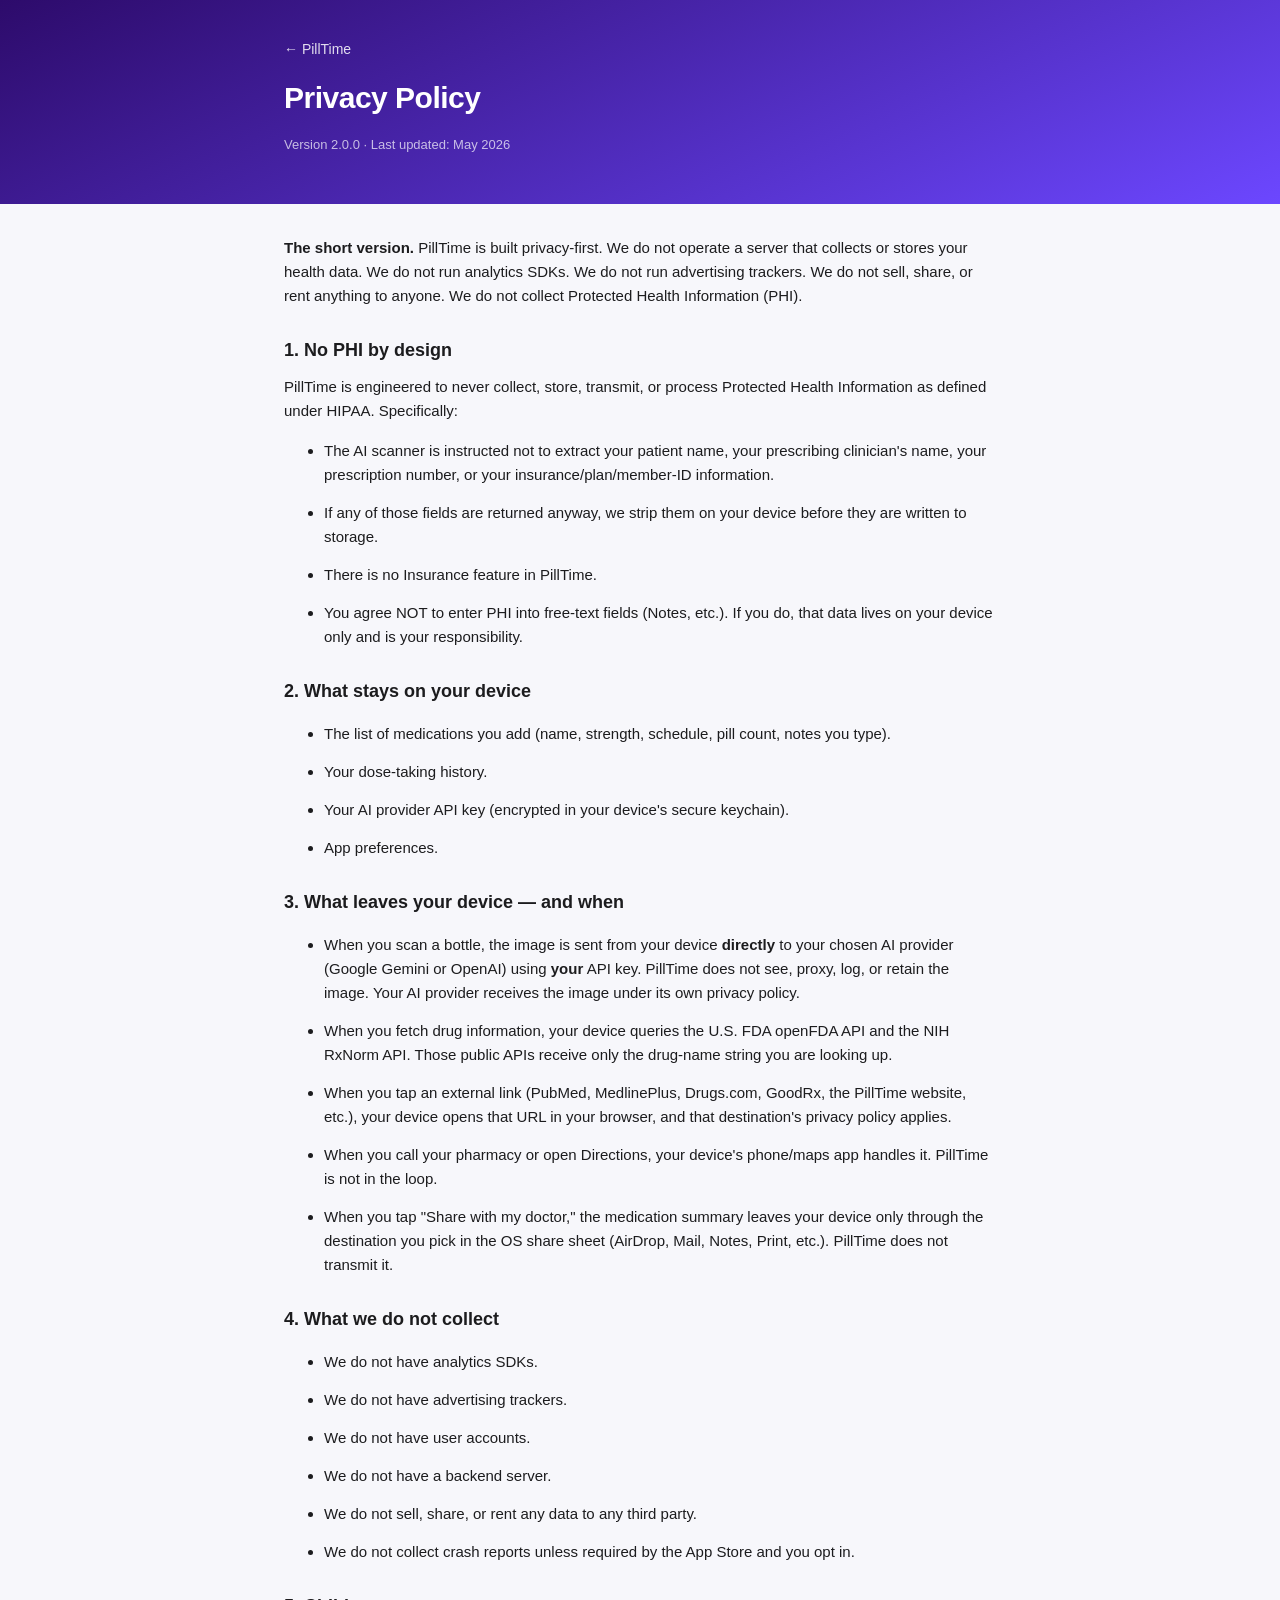
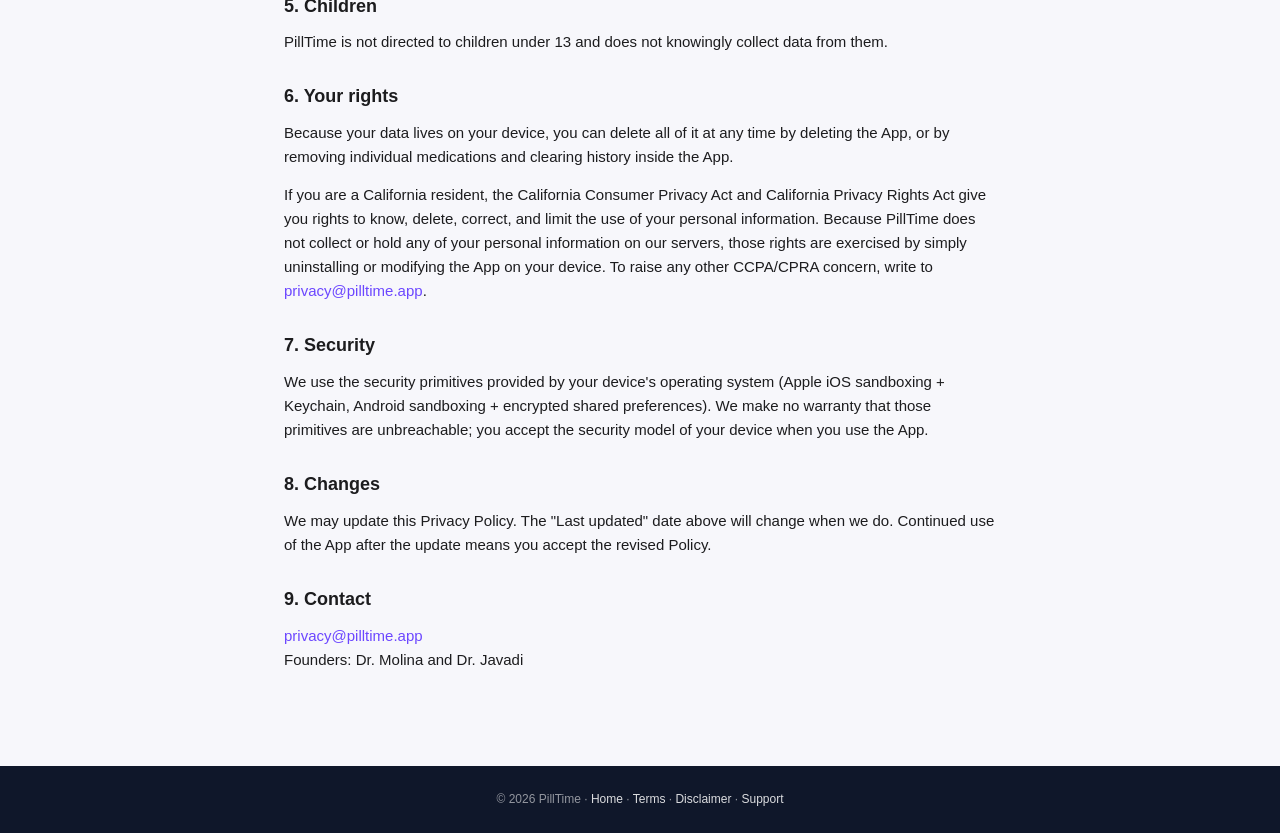
<file: privacy.html>
<!DOCTYPE html>
<html lang="en">
<head>
  <meta charset="UTF-8" />
  <meta name="viewport" content="width=device-width, initial-scale=1.0" />
  <title>Privacy Policy — PillTime</title>
  <meta name="description" content="PillTime collects zero PHI. No backend. No analytics. Nothing leaves your phone." />
  <link rel="stylesheet" href="_styles.css" />
</head>
<body>
  <div class="hero">
    <div class="container">
      <a href="index.html" class="back">← PillTime</a>
      <h1>Privacy Policy</h1>
      <p class="meta">Version 2.0.0 · Last updated: May 2026</p>
    </div>
  </div>

  <article>
    <div class="container">
      <p><strong>The short version.</strong> PillTime is built privacy-first. We do not operate a server that collects or stores your health data. We do not run analytics SDKs. We do not run advertising trackers. We do not sell, share, or rent anything to anyone. We do not collect Protected Health Information (PHI).</p>

      <h2>1. No PHI by design</h2>
      <p>PillTime is engineered to never collect, store, transmit, or process Protected Health Information as defined under HIPAA. Specifically:</p>
      <ul>
        <li>The AI scanner is instructed not to extract your patient name, your prescribing clinician's name, your prescription number, or your insurance/plan/member-ID information.</li>
        <li>If any of those fields are returned anyway, we strip them on your device before they are written to storage.</li>
        <li>There is no Insurance feature in PillTime.</li>
        <li>You agree NOT to enter PHI into free-text fields (Notes, etc.). If you do, that data lives on your device only and is your responsibility.</li>
      </ul>

      <h2>2. What stays on your device</h2>
      <ul>
        <li>The list of medications you add (name, strength, schedule, pill count, notes you type).</li>
        <li>Your dose-taking history.</li>
        <li>Your AI provider API key (encrypted in your device's secure keychain).</li>
        <li>App preferences.</li>
      </ul>

      <h2>3. What leaves your device — and when</h2>
      <ul>
        <li>When you scan a bottle, the image is sent from your device <strong>directly</strong> to your chosen AI provider (Google Gemini or OpenAI) using <strong>your</strong> API key. PillTime does not see, proxy, log, or retain the image. Your AI provider receives the image under its own privacy policy.</li>
        <li>When you fetch drug information, your device queries the U.S. FDA openFDA API and the NIH RxNorm API. Those public APIs receive only the drug-name string you are looking up.</li>
        <li>When you tap an external link (PubMed, MedlinePlus, Drugs.com, GoodRx, the PillTime website, etc.), your device opens that URL in your browser, and that destination's privacy policy applies.</li>
        <li>When you call your pharmacy or open Directions, your device's phone/maps app handles it. PillTime is not in the loop.</li>
        <li>When you tap "Share with my doctor," the medication summary leaves your device only through the destination you pick in the OS share sheet (AirDrop, Mail, Notes, Print, etc.). PillTime does not transmit it.</li>
      </ul>

      <h2>4. What we do not collect</h2>
      <ul>
        <li>We do not have analytics SDKs.</li>
        <li>We do not have advertising trackers.</li>
        <li>We do not have user accounts.</li>
        <li>We do not have a backend server.</li>
        <li>We do not sell, share, or rent any data to any third party.</li>
        <li>We do not collect crash reports unless required by the App Store and you opt in.</li>
      </ul>

      <h2>5. Children</h2>
      <p>PillTime is not directed to children under 13 and does not knowingly collect data from them.</p>

      <h2>6. Your rights</h2>
      <p>Because your data lives on your device, you can delete all of it at any time by deleting the App, or by removing individual medications and clearing history inside the App.</p>
      <p>If you are a California resident, the California Consumer Privacy Act and California Privacy Rights Act give you rights to know, delete, correct, and limit the use of your personal information. Because PillTime does not collect or hold any of your personal information on our servers, those rights are exercised by simply uninstalling or modifying the App on your device. To raise any other CCPA/CPRA concern, write to <a href="mailto:privacy@pilltime.app">privacy@pilltime.app</a>.</p>

      <h2>7. Security</h2>
      <p>We use the security primitives provided by your device's operating system (Apple iOS sandboxing + Keychain, Android sandboxing + encrypted shared preferences). We make no warranty that those primitives are unbreachable; you accept the security model of your device when you use the App.</p>

      <h2>8. Changes</h2>
      <p>We may update this Privacy Policy. The "Last updated" date above will change when we do. Continued use of the App after the update means you accept the revised Policy.</p>

      <h2>9. Contact</h2>
      <p><a href="mailto:privacy@pilltime.app">privacy@pilltime.app</a><br>
      Founders: Dr. Molina and Dr. Javadi</p>
    </div>
  </article>

  <footer>
    © 2026 PillTime · <a href="index.html">Home</a> · <a href="terms.html">Terms</a> · <a href="disclaimer.html">Disclaimer</a> · <a href="support.html">Support</a>
  </footer>
</body>
</html>
</file>
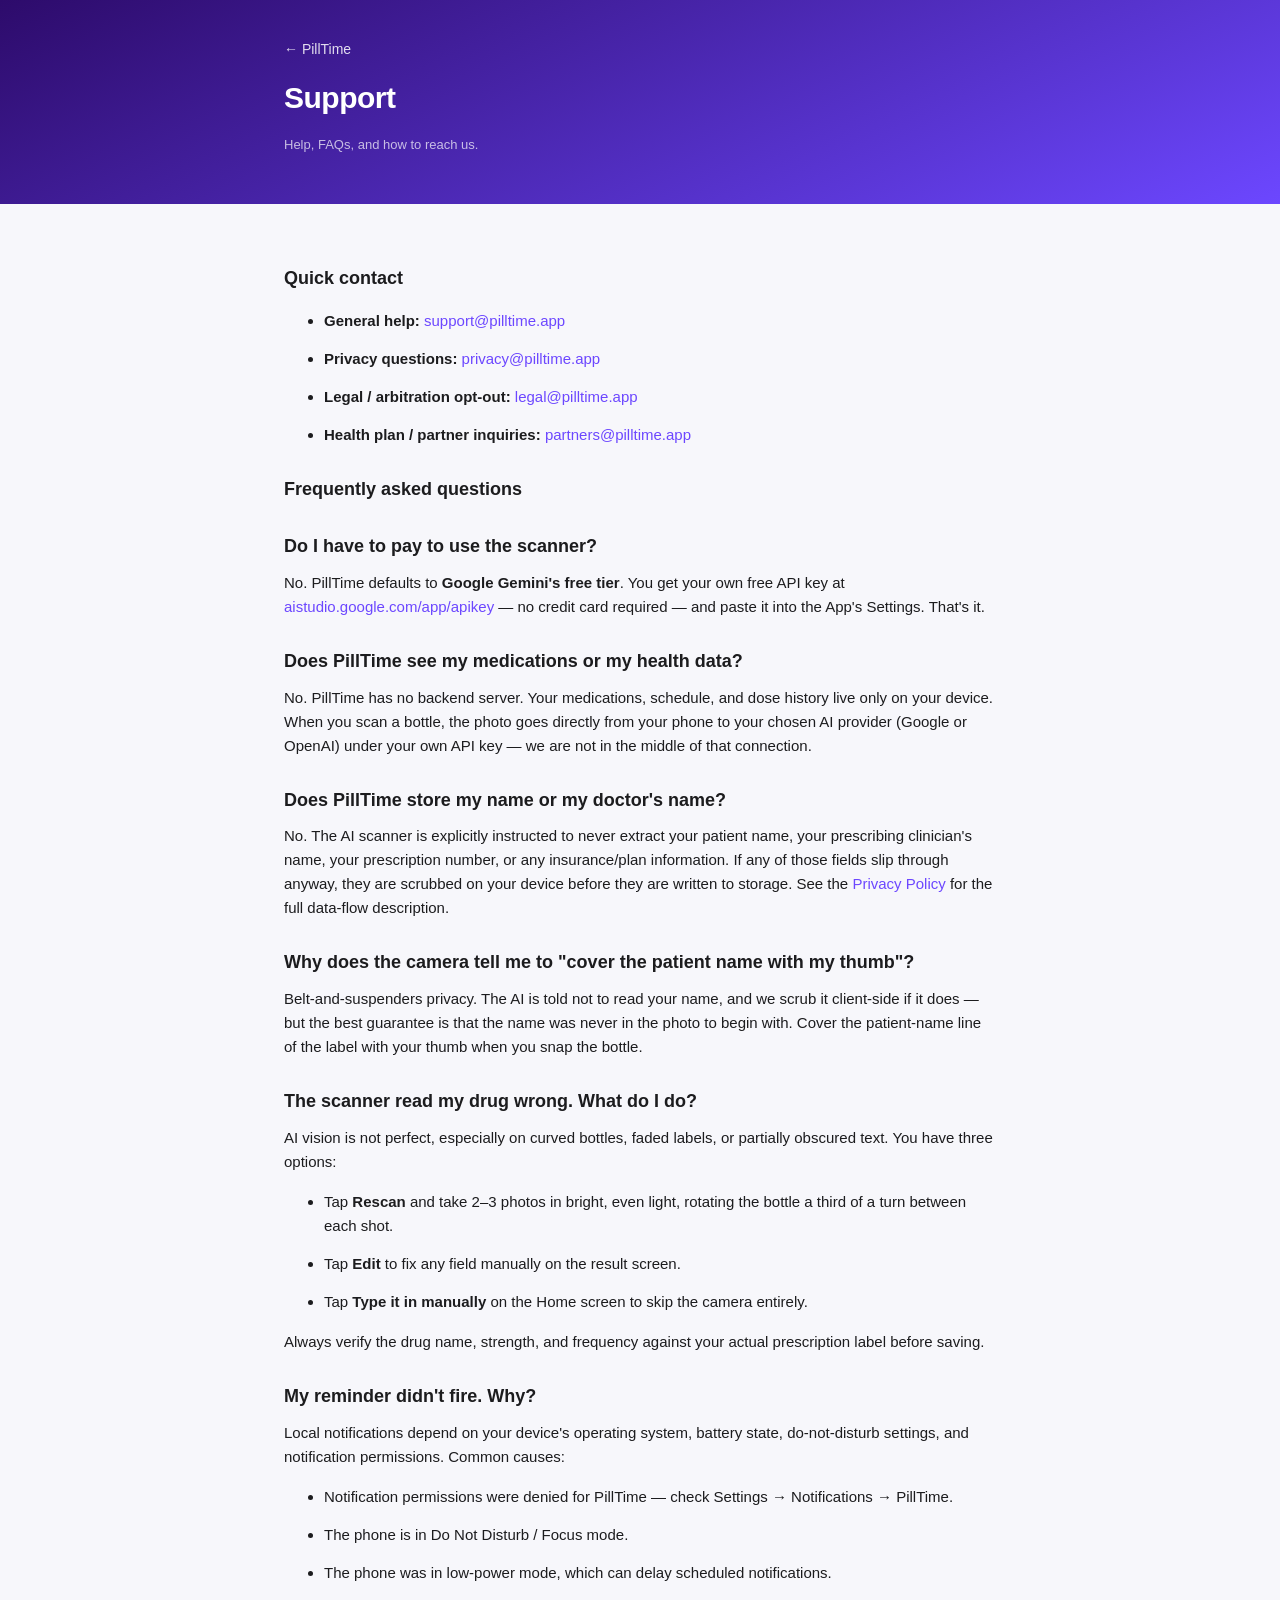
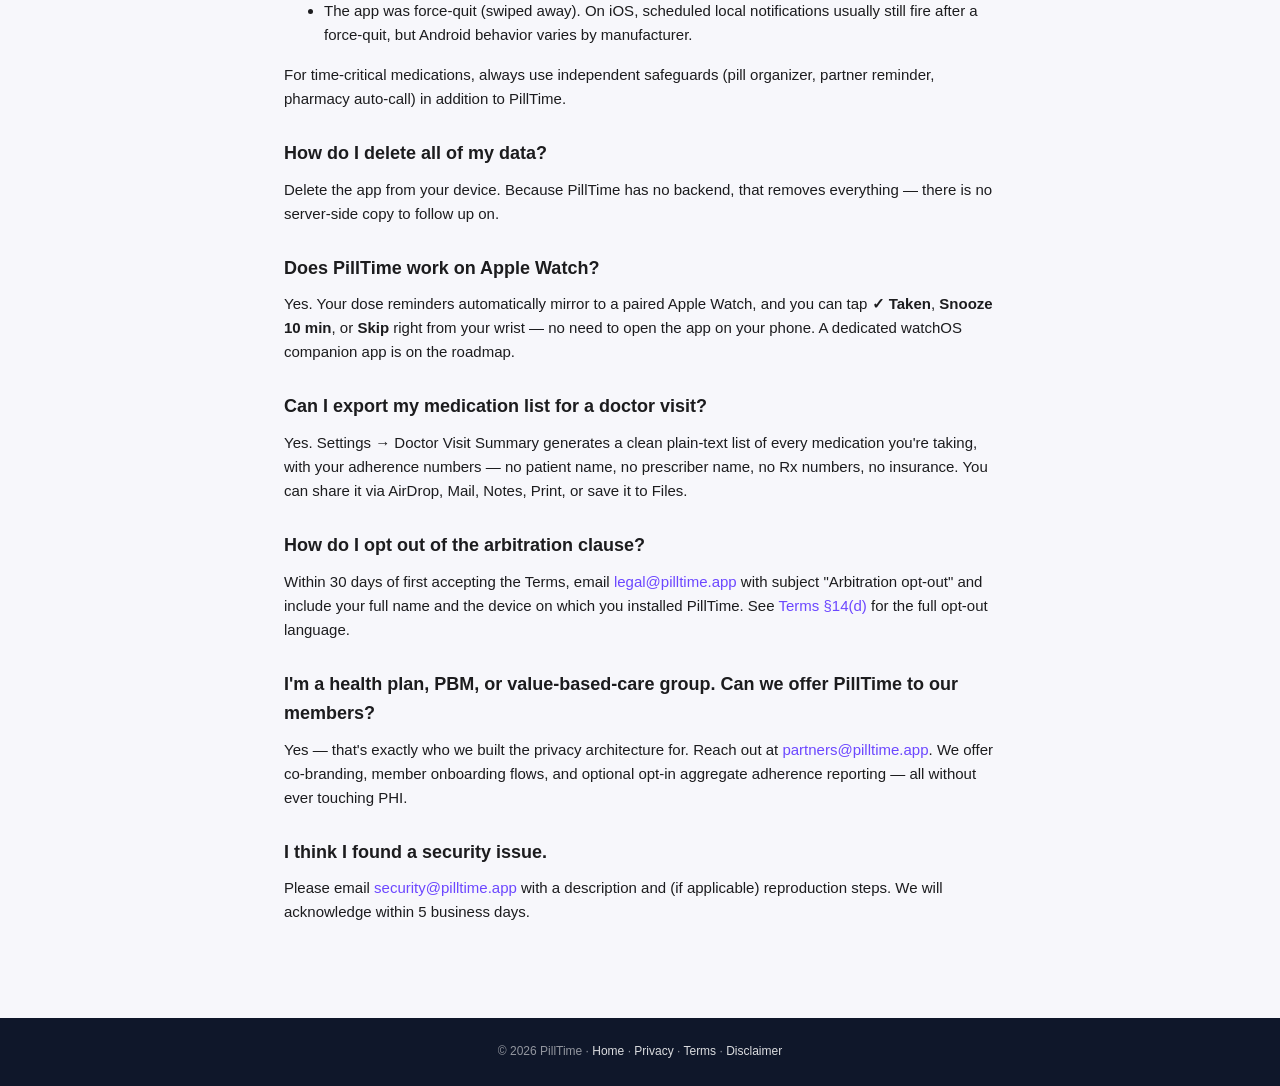
<file: support.html>
<!DOCTYPE html>
<html lang="en">
<head>
  <meta charset="UTF-8" />
  <meta name="viewport" content="width=device-width, initial-scale=1.0" />
  <title>Support — PillTime</title>
  <meta name="description" content="Help, FAQs, and how to contact PillTime support." />
  <link rel="stylesheet" href="_styles.css" />
</head>
<body>
  <div class="hero">
    <div class="container">
      <a href="index.html" class="back">← PillTime</a>
      <h1>Support</h1>
      <p class="meta">Help, FAQs, and how to reach us.</p>
    </div>
  </div>

  <article>
    <div class="container">

      <h2>Quick contact</h2>
      <ul>
        <li><strong>General help:</strong> <a href="mailto:support@pilltime.app">support@pilltime.app</a></li>
        <li><strong>Privacy questions:</strong> <a href="mailto:privacy@pilltime.app">privacy@pilltime.app</a></li>
        <li><strong>Legal / arbitration opt-out:</strong> <a href="mailto:legal@pilltime.app">legal@pilltime.app</a></li>
        <li><strong>Health plan / partner inquiries:</strong> <a href="mailto:partners@pilltime.app">partners@pilltime.app</a></li>
      </ul>

      <h2>Frequently asked questions</h2>

      <h2>Do I have to pay to use the scanner?</h2>
      <p>No. PillTime defaults to <strong>Google Gemini's free tier</strong>. You get your own free API key at <a href="https://aistudio.google.com/app/apikey">aistudio.google.com/app/apikey</a> — no credit card required — and paste it into the App's Settings. That's it.</p>

      <h2>Does PillTime see my medications or my health data?</h2>
      <p>No. PillTime has no backend server. Your medications, schedule, and dose history live only on your device. When you scan a bottle, the photo goes directly from your phone to your chosen AI provider (Google or OpenAI) under your own API key — we are not in the middle of that connection.</p>

      <h2>Does PillTime store my name or my doctor's name?</h2>
      <p>No. The AI scanner is explicitly instructed to never extract your patient name, your prescribing clinician's name, your prescription number, or any insurance/plan information. If any of those fields slip through anyway, they are scrubbed on your device before they are written to storage. See the <a href="privacy.html">Privacy Policy</a> for the full data-flow description.</p>

      <h2>Why does the camera tell me to "cover the patient name with my thumb"?</h2>
      <p>Belt-and-suspenders privacy. The AI is told not to read your name, and we scrub it client-side if it does — but the best guarantee is that the name was never in the photo to begin with. Cover the patient-name line of the label with your thumb when you snap the bottle.</p>

      <h2>The scanner read my drug wrong. What do I do?</h2>
      <p>AI vision is not perfect, especially on curved bottles, faded labels, or partially obscured text. You have three options:</p>
      <ul>
        <li>Tap <strong>Rescan</strong> and take 2–3 photos in bright, even light, rotating the bottle a third of a turn between each shot.</li>
        <li>Tap <strong>Edit</strong> to fix any field manually on the result screen.</li>
        <li>Tap <strong>Type it in manually</strong> on the Home screen to skip the camera entirely.</li>
      </ul>
      <p>Always verify the drug name, strength, and frequency against your actual prescription label before saving.</p>

      <h2>My reminder didn't fire. Why?</h2>
      <p>Local notifications depend on your device's operating system, battery state, do-not-disturb settings, and notification permissions. Common causes:</p>
      <ul>
        <li>Notification permissions were denied for PillTime — check Settings → Notifications → PillTime.</li>
        <li>The phone is in Do Not Disturb / Focus mode.</li>
        <li>The phone was in low-power mode, which can delay scheduled notifications.</li>
        <li>The app was force-quit (swiped away). On iOS, scheduled local notifications usually still fire after a force-quit, but Android behavior varies by manufacturer.</li>
      </ul>
      <p>For time-critical medications, always use independent safeguards (pill organizer, partner reminder, pharmacy auto-call) in addition to PillTime.</p>

      <h2>How do I delete all of my data?</h2>
      <p>Delete the app from your device. Because PillTime has no backend, that removes everything — there is no server-side copy to follow up on.</p>

      <h2>Does PillTime work on Apple Watch?</h2>
      <p>Yes. Your dose reminders automatically mirror to a paired Apple Watch, and you can tap <strong>✓ Taken</strong>, <strong>Snooze 10 min</strong>, or <strong>Skip</strong> right from your wrist — no need to open the app on your phone. A dedicated watchOS companion app is on the roadmap.</p>

      <h2>Can I export my medication list for a doctor visit?</h2>
      <p>Yes. Settings → Doctor Visit Summary generates a clean plain-text list of every medication you're taking, with your adherence numbers — no patient name, no prescriber name, no Rx numbers, no insurance. You can share it via AirDrop, Mail, Notes, Print, or save it to Files.</p>

      <h2>How do I opt out of the arbitration clause?</h2>
      <p>Within 30 days of first accepting the Terms, email <a href="mailto:legal@pilltime.app">legal@pilltime.app</a> with subject "Arbitration opt-out" and include your full name and the device on which you installed PillTime. See <a href="terms.html">Terms §14(d)</a> for the full opt-out language.</p>

      <h2>I'm a health plan, PBM, or value-based-care group. Can we offer PillTime to our members?</h2>
      <p>Yes — that's exactly who we built the privacy architecture for. Reach out at <a href="mailto:partners@pilltime.app">partners@pilltime.app</a>. We offer co-branding, member onboarding flows, and optional opt-in aggregate adherence reporting — all without ever touching PHI.</p>

      <h2>I think I found a security issue.</h2>
      <p>Please email <a href="mailto:security@pilltime.app">security@pilltime.app</a> with a description and (if applicable) reproduction steps. We will acknowledge within 5 business days.</p>
    </div>
  </article>

  <footer>
    © 2026 PillTime · <a href="index.html">Home</a> · <a href="privacy.html">Privacy</a> · <a href="terms.html">Terms</a> · <a href="disclaimer.html">Disclaimer</a>
  </footer>
</body>
</html>
</file>
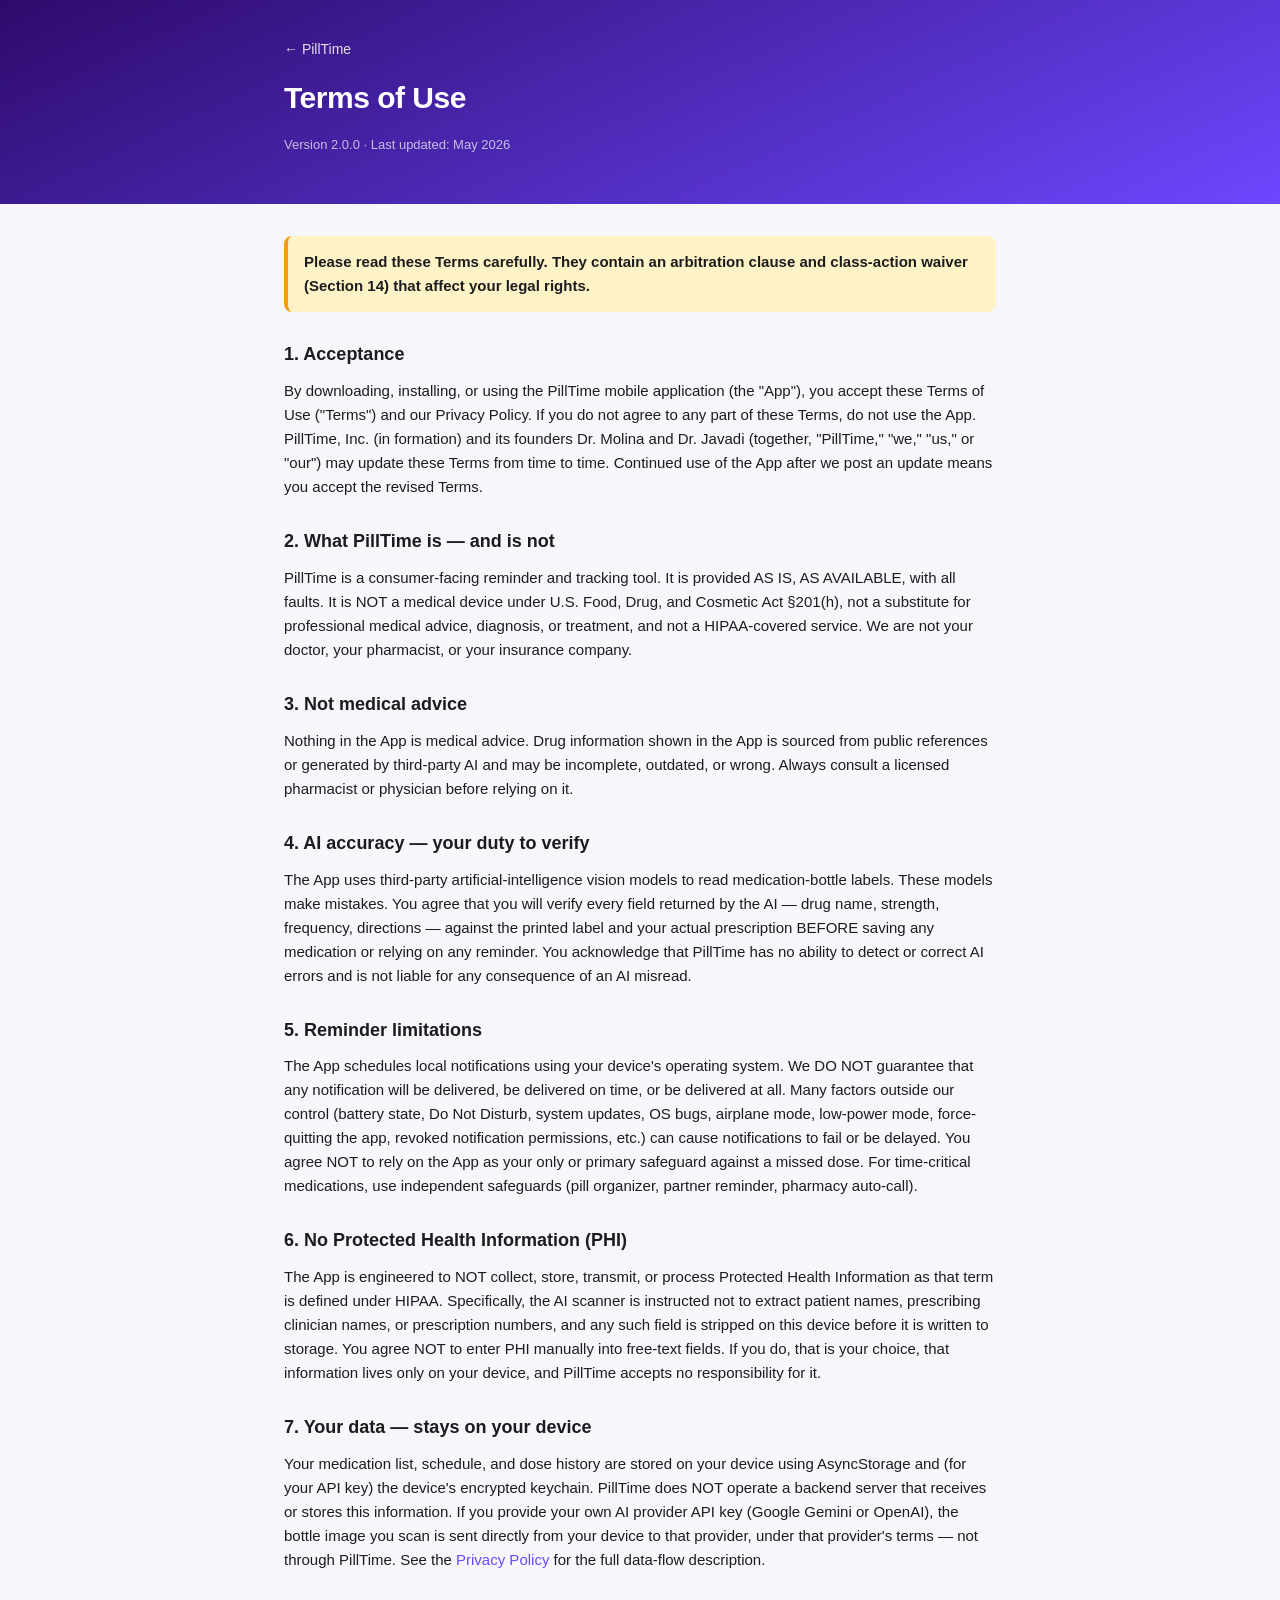
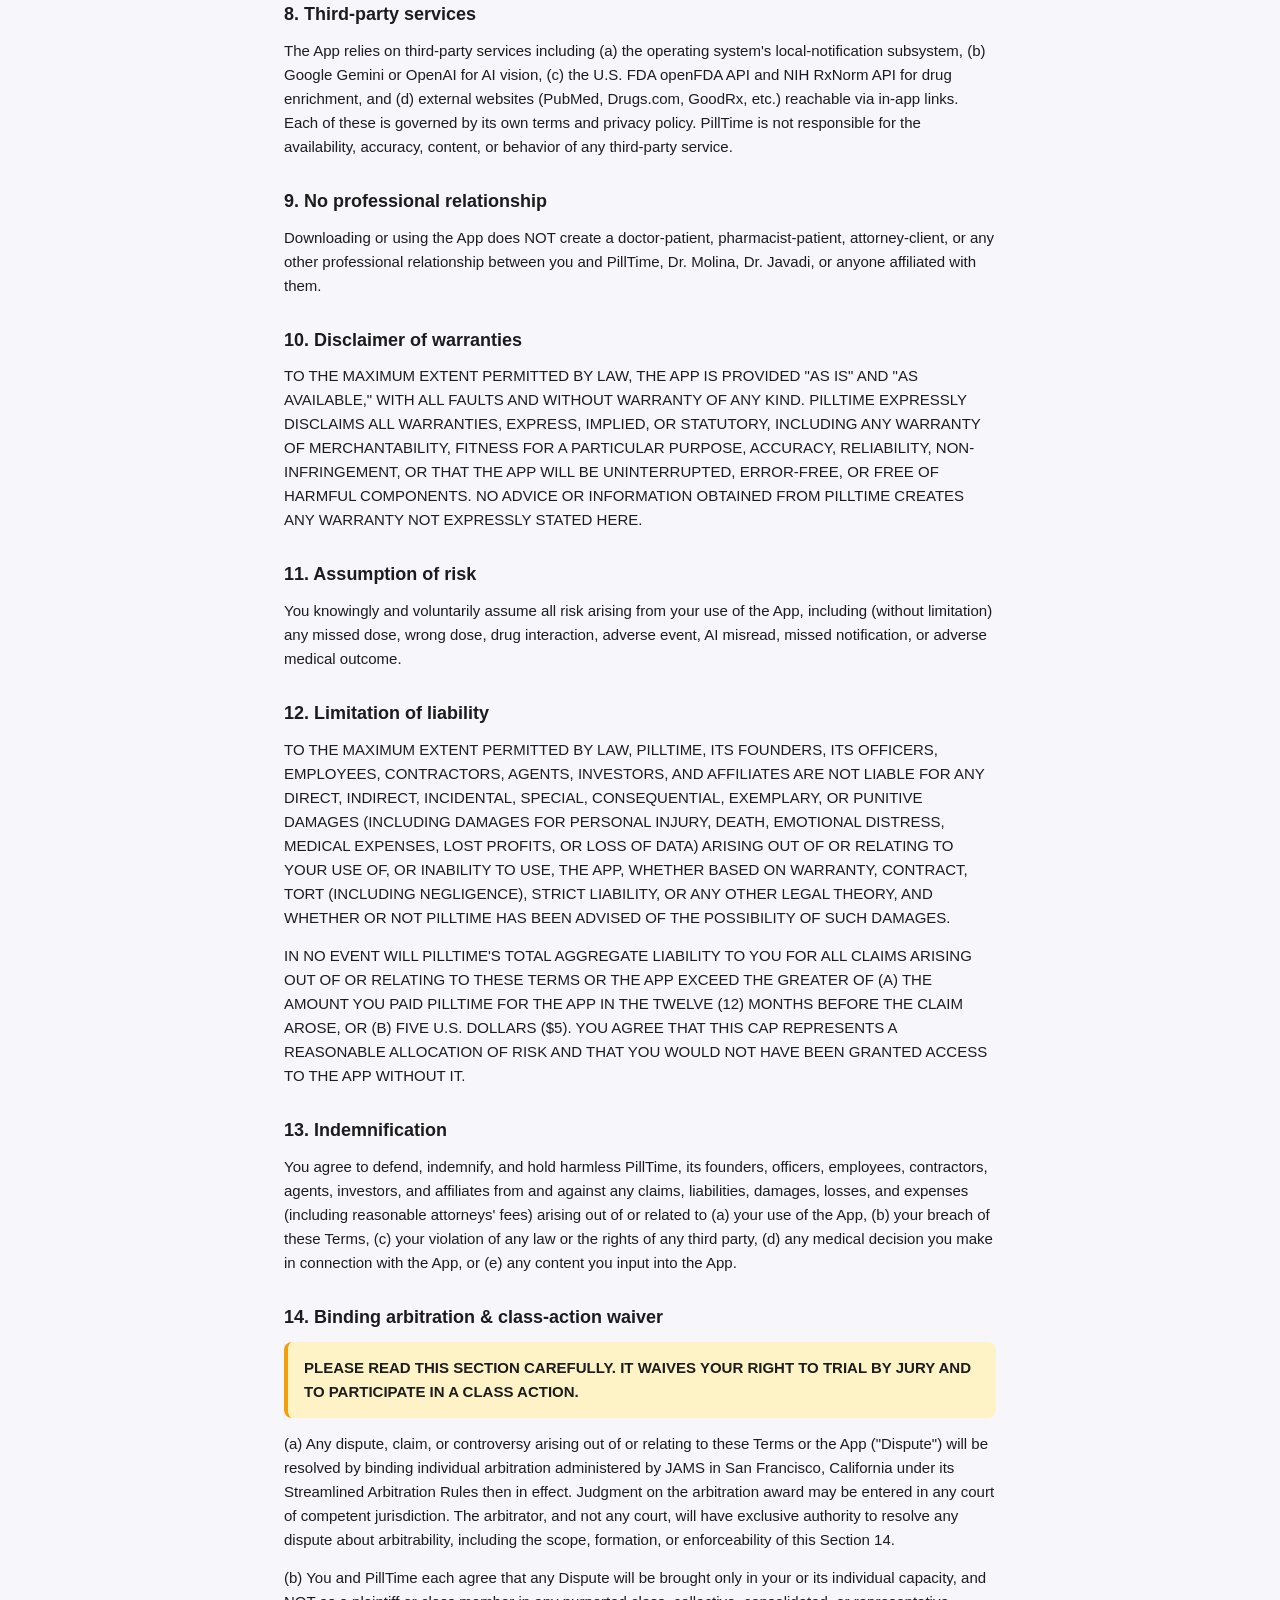
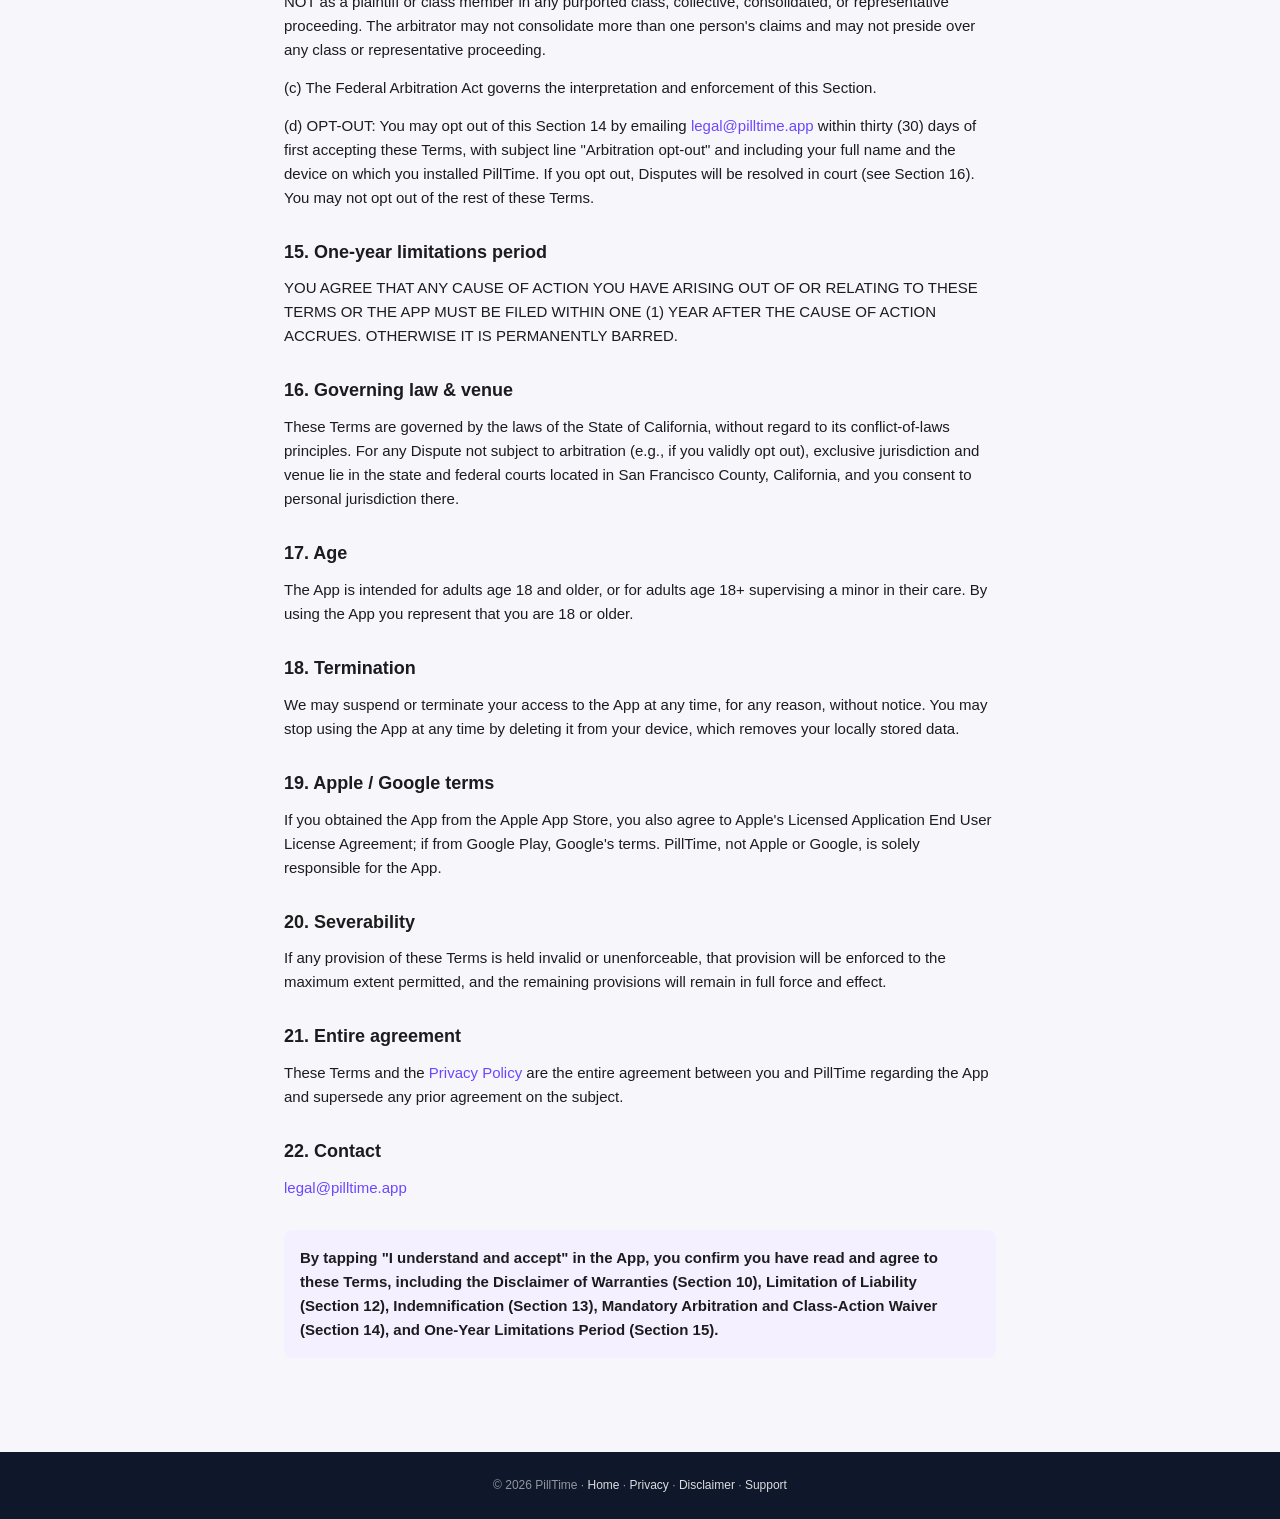
<file: terms.html>
<!DOCTYPE html>
<html lang="en">
<head>
  <meta charset="UTF-8" />
  <meta name="viewport" content="width=device-width, initial-scale=1.0" />
  <title>Terms of Use — PillTime</title>
  <meta name="description" content="The PillTime Terms of Use, including arbitration clause and class-action waiver." />
  <link rel="stylesheet" href="_styles.css" />
</head>
<body>
  <div class="hero">
    <div class="container">
      <a href="index.html" class="back">← PillTime</a>
      <h1>Terms of Use</h1>
      <p class="meta">Version 2.0.0 · Last updated: May 2026</p>
    </div>
  </div>

  <article>
    <div class="container">
      <p style="background:#fef3c7; border-left:4px solid #f59e0b; padding:14px 16px; border-radius:8px;"><strong>Please read these Terms carefully. They contain an arbitration clause and class-action waiver (Section 14) that affect your legal rights.</strong></p>

      <h2>1. Acceptance</h2>
      <p>By downloading, installing, or using the PillTime mobile application (the "App"), you accept these Terms of Use ("Terms") and our Privacy Policy. If you do not agree to any part of these Terms, do not use the App. PillTime, Inc. (in formation) and its founders Dr. Molina and Dr. Javadi (together, "PillTime," "we," "us," or "our") may update these Terms from time to time. Continued use of the App after we post an update means you accept the revised Terms.</p>

      <h2>2. What PillTime is — and is not</h2>
      <p>PillTime is a consumer-facing reminder and tracking tool. It is provided AS IS, AS AVAILABLE, with all faults. It is NOT a medical device under U.S. Food, Drug, and Cosmetic Act §201(h), not a substitute for professional medical advice, diagnosis, or treatment, and not a HIPAA-covered service. We are not your doctor, your pharmacist, or your insurance company.</p>

      <h2>3. Not medical advice</h2>
      <p>Nothing in the App is medical advice. Drug information shown in the App is sourced from public references or generated by third-party AI and may be incomplete, outdated, or wrong. Always consult a licensed pharmacist or physician before relying on it.</p>

      <h2>4. AI accuracy — your duty to verify</h2>
      <p>The App uses third-party artificial-intelligence vision models to read medication-bottle labels. These models make mistakes. You agree that you will verify every field returned by the AI — drug name, strength, frequency, directions — against the printed label and your actual prescription BEFORE saving any medication or relying on any reminder. You acknowledge that PillTime has no ability to detect or correct AI errors and is not liable for any consequence of an AI misread.</p>

      <h2>5. Reminder limitations</h2>
      <p>The App schedules local notifications using your device's operating system. We DO NOT guarantee that any notification will be delivered, be delivered on time, or be delivered at all. Many factors outside our control (battery state, Do Not Disturb, system updates, OS bugs, airplane mode, low-power mode, force-quitting the app, revoked notification permissions, etc.) can cause notifications to fail or be delayed. You agree NOT to rely on the App as your only or primary safeguard against a missed dose. For time-critical medications, use independent safeguards (pill organizer, partner reminder, pharmacy auto-call).</p>

      <h2>6. No Protected Health Information (PHI)</h2>
      <p>The App is engineered to NOT collect, store, transmit, or process Protected Health Information as that term is defined under HIPAA. Specifically, the AI scanner is instructed not to extract patient names, prescribing clinician names, or prescription numbers, and any such field is stripped on this device before it is written to storage. You agree NOT to enter PHI manually into free-text fields. If you do, that is your choice, that information lives only on your device, and PillTime accepts no responsibility for it.</p>

      <h2>7. Your data — stays on your device</h2>
      <p>Your medication list, schedule, and dose history are stored on your device using AsyncStorage and (for your API key) the device's encrypted keychain. PillTime does NOT operate a backend server that receives or stores this information. If you provide your own AI provider API key (Google Gemini or OpenAI), the bottle image you scan is sent directly from your device to that provider, under that provider's terms — not through PillTime. See the <a href="privacy.html">Privacy Policy</a> for the full data-flow description.</p>

      <h2>8. Third-party services</h2>
      <p>The App relies on third-party services including (a) the operating system's local-notification subsystem, (b) Google Gemini or OpenAI for AI vision, (c) the U.S. FDA openFDA API and NIH RxNorm API for drug enrichment, and (d) external websites (PubMed, Drugs.com, GoodRx, etc.) reachable via in-app links. Each of these is governed by its own terms and privacy policy. PillTime is not responsible for the availability, accuracy, content, or behavior of any third-party service.</p>

      <h2>9. No professional relationship</h2>
      <p>Downloading or using the App does NOT create a doctor-patient, pharmacist-patient, attorney-client, or any other professional relationship between you and PillTime, Dr. Molina, Dr. Javadi, or anyone affiliated with them.</p>

      <h2>10. Disclaimer of warranties</h2>
      <p>TO THE MAXIMUM EXTENT PERMITTED BY LAW, THE APP IS PROVIDED "AS IS" AND "AS AVAILABLE," WITH ALL FAULTS AND WITHOUT WARRANTY OF ANY KIND. PILLTIME EXPRESSLY DISCLAIMS ALL WARRANTIES, EXPRESS, IMPLIED, OR STATUTORY, INCLUDING ANY WARRANTY OF MERCHANTABILITY, FITNESS FOR A PARTICULAR PURPOSE, ACCURACY, RELIABILITY, NON-INFRINGEMENT, OR THAT THE APP WILL BE UNINTERRUPTED, ERROR-FREE, OR FREE OF HARMFUL COMPONENTS. NO ADVICE OR INFORMATION OBTAINED FROM PILLTIME CREATES ANY WARRANTY NOT EXPRESSLY STATED HERE.</p>

      <h2>11. Assumption of risk</h2>
      <p>You knowingly and voluntarily assume all risk arising from your use of the App, including (without limitation) any missed dose, wrong dose, drug interaction, adverse event, AI misread, missed notification, or adverse medical outcome.</p>

      <h2>12. Limitation of liability</h2>
      <p>TO THE MAXIMUM EXTENT PERMITTED BY LAW, PILLTIME, ITS FOUNDERS, ITS OFFICERS, EMPLOYEES, CONTRACTORS, AGENTS, INVESTORS, AND AFFILIATES ARE NOT LIABLE FOR ANY DIRECT, INDIRECT, INCIDENTAL, SPECIAL, CONSEQUENTIAL, EXEMPLARY, OR PUNITIVE DAMAGES (INCLUDING DAMAGES FOR PERSONAL INJURY, DEATH, EMOTIONAL DISTRESS, MEDICAL EXPENSES, LOST PROFITS, OR LOSS OF DATA) ARISING OUT OF OR RELATING TO YOUR USE OF, OR INABILITY TO USE, THE APP, WHETHER BASED ON WARRANTY, CONTRACT, TORT (INCLUDING NEGLIGENCE), STRICT LIABILITY, OR ANY OTHER LEGAL THEORY, AND WHETHER OR NOT PILLTIME HAS BEEN ADVISED OF THE POSSIBILITY OF SUCH DAMAGES.</p>
      <p>IN NO EVENT WILL PILLTIME'S TOTAL AGGREGATE LIABILITY TO YOU FOR ALL CLAIMS ARISING OUT OF OR RELATING TO THESE TERMS OR THE APP EXCEED THE GREATER OF (A) THE AMOUNT YOU PAID PILLTIME FOR THE APP IN THE TWELVE (12) MONTHS BEFORE THE CLAIM AROSE, OR (B) FIVE U.S. DOLLARS ($5). YOU AGREE THAT THIS CAP REPRESENTS A REASONABLE ALLOCATION OF RISK AND THAT YOU WOULD NOT HAVE BEEN GRANTED ACCESS TO THE APP WITHOUT IT.</p>

      <h2>13. Indemnification</h2>
      <p>You agree to defend, indemnify, and hold harmless PillTime, its founders, officers, employees, contractors, agents, investors, and affiliates from and against any claims, liabilities, damages, losses, and expenses (including reasonable attorneys' fees) arising out of or related to (a) your use of the App, (b) your breach of these Terms, (c) your violation of any law or the rights of any third party, (d) any medical decision you make in connection with the App, or (e) any content you input into the App.</p>

      <h2>14. Binding arbitration &amp; class-action waiver</h2>
      <p style="background:#fef3c7; border-left:4px solid #f59e0b; padding:14px 16px; border-radius:8px;"><strong>PLEASE READ THIS SECTION CAREFULLY. IT WAIVES YOUR RIGHT TO TRIAL BY JURY AND TO PARTICIPATE IN A CLASS ACTION.</strong></p>
      <p>(a) Any dispute, claim, or controversy arising out of or relating to these Terms or the App ("Dispute") will be resolved by binding individual arbitration administered by JAMS in San Francisco, California under its Streamlined Arbitration Rules then in effect. Judgment on the arbitration award may be entered in any court of competent jurisdiction. The arbitrator, and not any court, will have exclusive authority to resolve any dispute about arbitrability, including the scope, formation, or enforceability of this Section 14.</p>
      <p>(b) You and PillTime each agree that any Dispute will be brought only in your or its individual capacity, and NOT as a plaintiff or class member in any purported class, collective, consolidated, or representative proceeding. The arbitrator may not consolidate more than one person's claims and may not preside over any class or representative proceeding.</p>
      <p>(c) The Federal Arbitration Act governs the interpretation and enforcement of this Section.</p>
      <p>(d) OPT-OUT: You may opt out of this Section 14 by emailing <a href="mailto:legal@pilltime.app">legal@pilltime.app</a> within thirty (30) days of first accepting these Terms, with subject line "Arbitration opt-out" and including your full name and the device on which you installed PillTime. If you opt out, Disputes will be resolved in court (see Section 16). You may not opt out of the rest of these Terms.</p>

      <h2>15. One-year limitations period</h2>
      <p>YOU AGREE THAT ANY CAUSE OF ACTION YOU HAVE ARISING OUT OF OR RELATING TO THESE TERMS OR THE APP MUST BE FILED WITHIN ONE (1) YEAR AFTER THE CAUSE OF ACTION ACCRUES. OTHERWISE IT IS PERMANENTLY BARRED.</p>

      <h2>16. Governing law &amp; venue</h2>
      <p>These Terms are governed by the laws of the State of California, without regard to its conflict-of-laws principles. For any Dispute not subject to arbitration (e.g., if you validly opt out), exclusive jurisdiction and venue lie in the state and federal courts located in San Francisco County, California, and you consent to personal jurisdiction there.</p>

      <h2>17. Age</h2>
      <p>The App is intended for adults age 18 and older, or for adults age 18+ supervising a minor in their care. By using the App you represent that you are 18 or older.</p>

      <h2>18. Termination</h2>
      <p>We may suspend or terminate your access to the App at any time, for any reason, without notice. You may stop using the App at any time by deleting it from your device, which removes your locally stored data.</p>

      <h2>19. Apple / Google terms</h2>
      <p>If you obtained the App from the Apple App Store, you also agree to Apple's Licensed Application End User License Agreement; if from Google Play, Google's terms. PillTime, not Apple or Google, is solely responsible for the App.</p>

      <h2>20. Severability</h2>
      <p>If any provision of these Terms is held invalid or unenforceable, that provision will be enforced to the maximum extent permitted, and the remaining provisions will remain in full force and effect.</p>

      <h2>21. Entire agreement</h2>
      <p>These Terms and the <a href="privacy.html">Privacy Policy</a> are the entire agreement between you and PillTime regarding the App and supersede any prior agreement on the subject.</p>

      <h2>22. Contact</h2>
      <p><a href="mailto:legal@pilltime.app">legal@pilltime.app</a></p>

      <p style="margin-top:30px; padding:16px; background:#f5f0ff; border-radius:8px;"><strong>By tapping "I understand and accept" in the App, you confirm you have read and agree to these Terms, including the Disclaimer of Warranties (Section 10), Limitation of Liability (Section 12), Indemnification (Section 13), Mandatory Arbitration and Class-Action Waiver (Section 14), and One-Year Limitations Period (Section 15).</strong></p>
    </div>
  </article>

  <footer>
    © 2026 PillTime · <a href="index.html">Home</a> · <a href="privacy.html">Privacy</a> · <a href="disclaimer.html">Disclaimer</a> · <a href="support.html">Support</a>
  </footer>
</body>
</html>
</file>
<file: _styles.css>
:root {
  --primary: #6c47ff;
  --primary-dark: #2d0b6b;
  --pink: #ec4899;
  --ink: #1c1c1e;
  --ink-soft: #6b7280;
  --bg: #f7f7fb;
  --card: #ffffff;
}
* { box-sizing: border-box; }
html, body { margin: 0; padding: 0; }
body {
  font-family: -apple-system, BlinkMacSystemFont, "Segoe UI", Roboto, "Helvetica Neue", Arial, sans-serif;
  color: var(--ink);
  background: var(--bg);
  line-height: 1.6;
  -webkit-font-smoothing: antialiased;
}
a { color: var(--primary); text-decoration: none; }
a:hover { text-decoration: underline; }
.container { max-width: 760px; margin: 0 auto; padding: 0 24px; }

.hero {
  background: linear-gradient(155deg, var(--primary-dark) 0%, var(--primary) 100%);
  color: white;
  padding: 36px 0;
}
.hero .back { color: rgba(255,255,255,0.85); font-size: 14px; }
.hero h1 { font-size: 30px; font-weight: 900; margin: 12px 0 4px; letter-spacing: -0.5px; }
.hero .meta { color: rgba(255,255,255,0.7); font-size: 13px; }

article { padding: 32px 0 80px; }
article p, article li {
  font-size: 15px;
  color: var(--ink);
  margin: 0 0 14px;
}
article h2 {
  font-size: 18px;
  font-weight: 800;
  color: var(--ink);
  margin: 28px 0 10px;
}
article pre {
  white-space: pre-wrap;
  font-family: -apple-system, BlinkMacSystemFont, "Segoe UI", Roboto, "Helvetica Neue", Arial, sans-serif;
  font-size: 15px;
  line-height: 1.7;
  color: var(--ink);
}

footer {
  background: #0f172a;
  color: rgba(255,255,255,0.55);
  padding: 24px 0;
  font-size: 12px;
  text-align: center;
}
footer a { color: rgba(255,255,255,0.85); }
</file>
